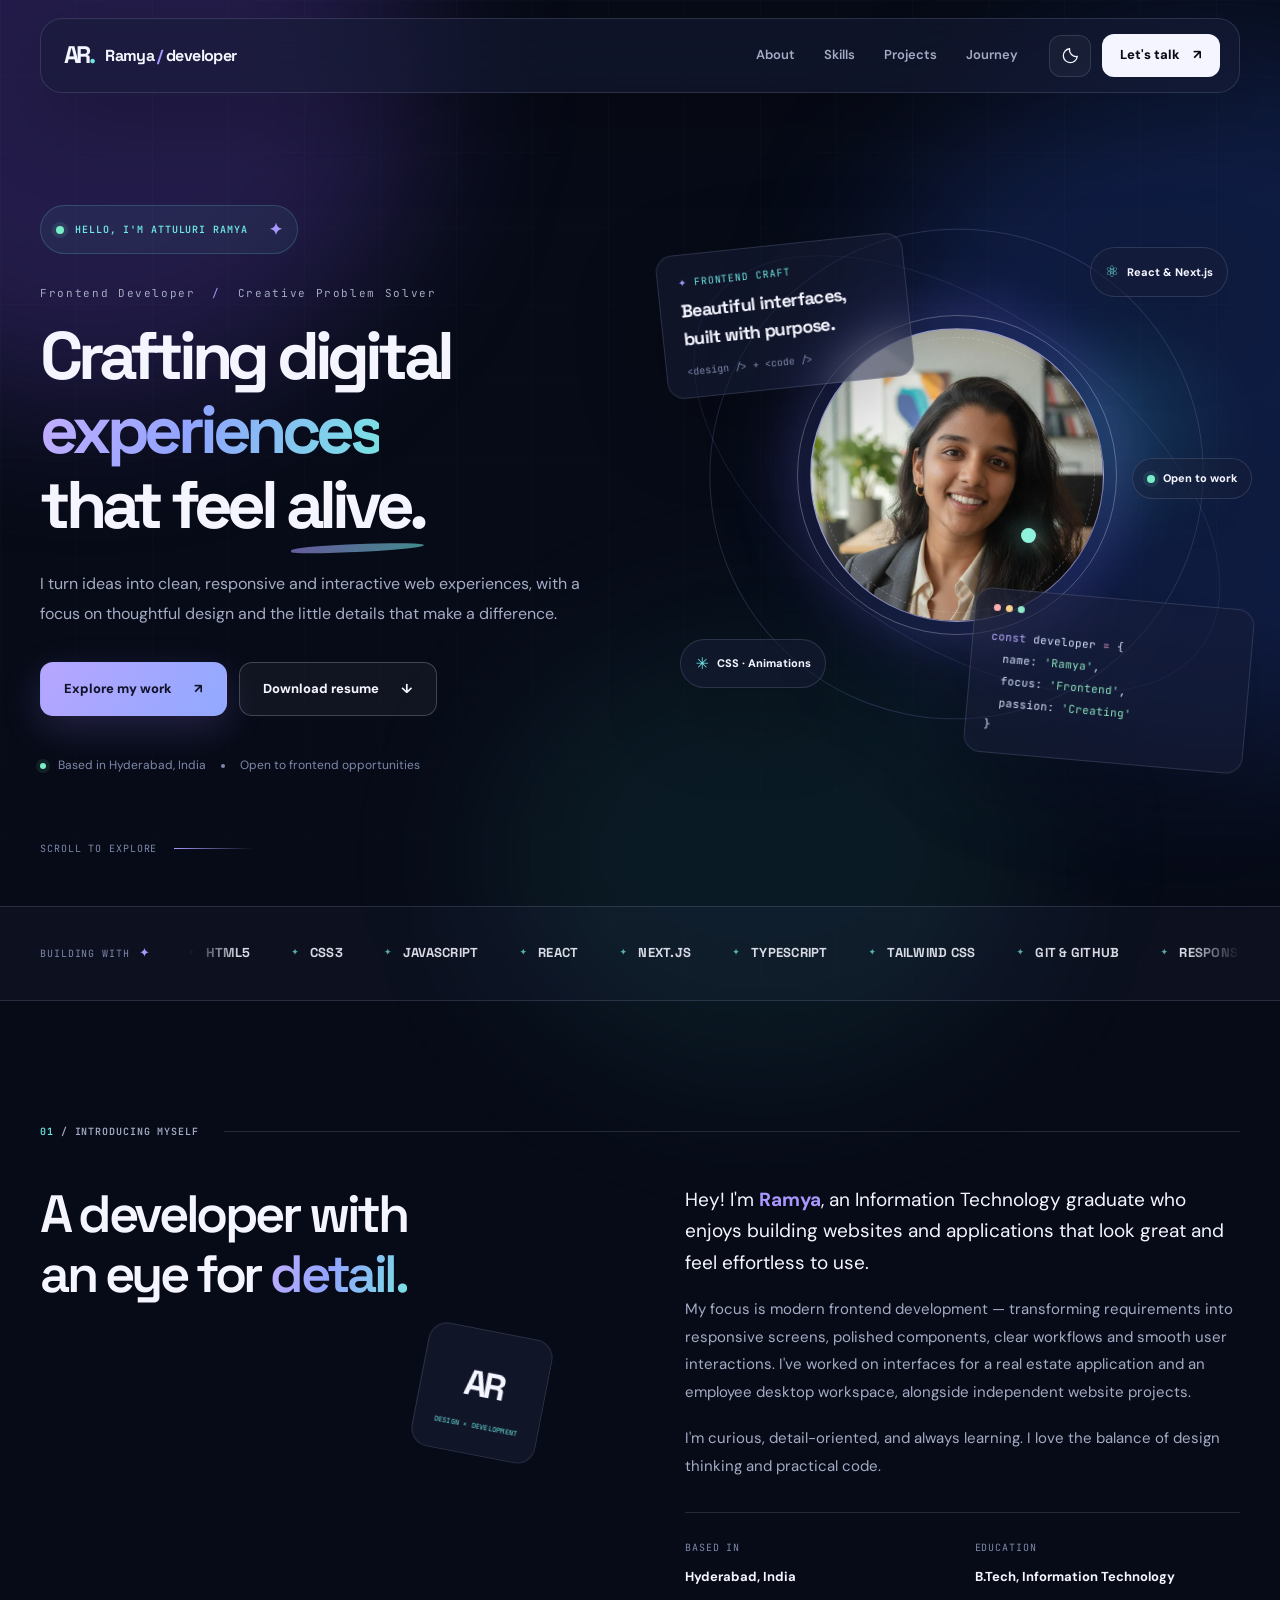
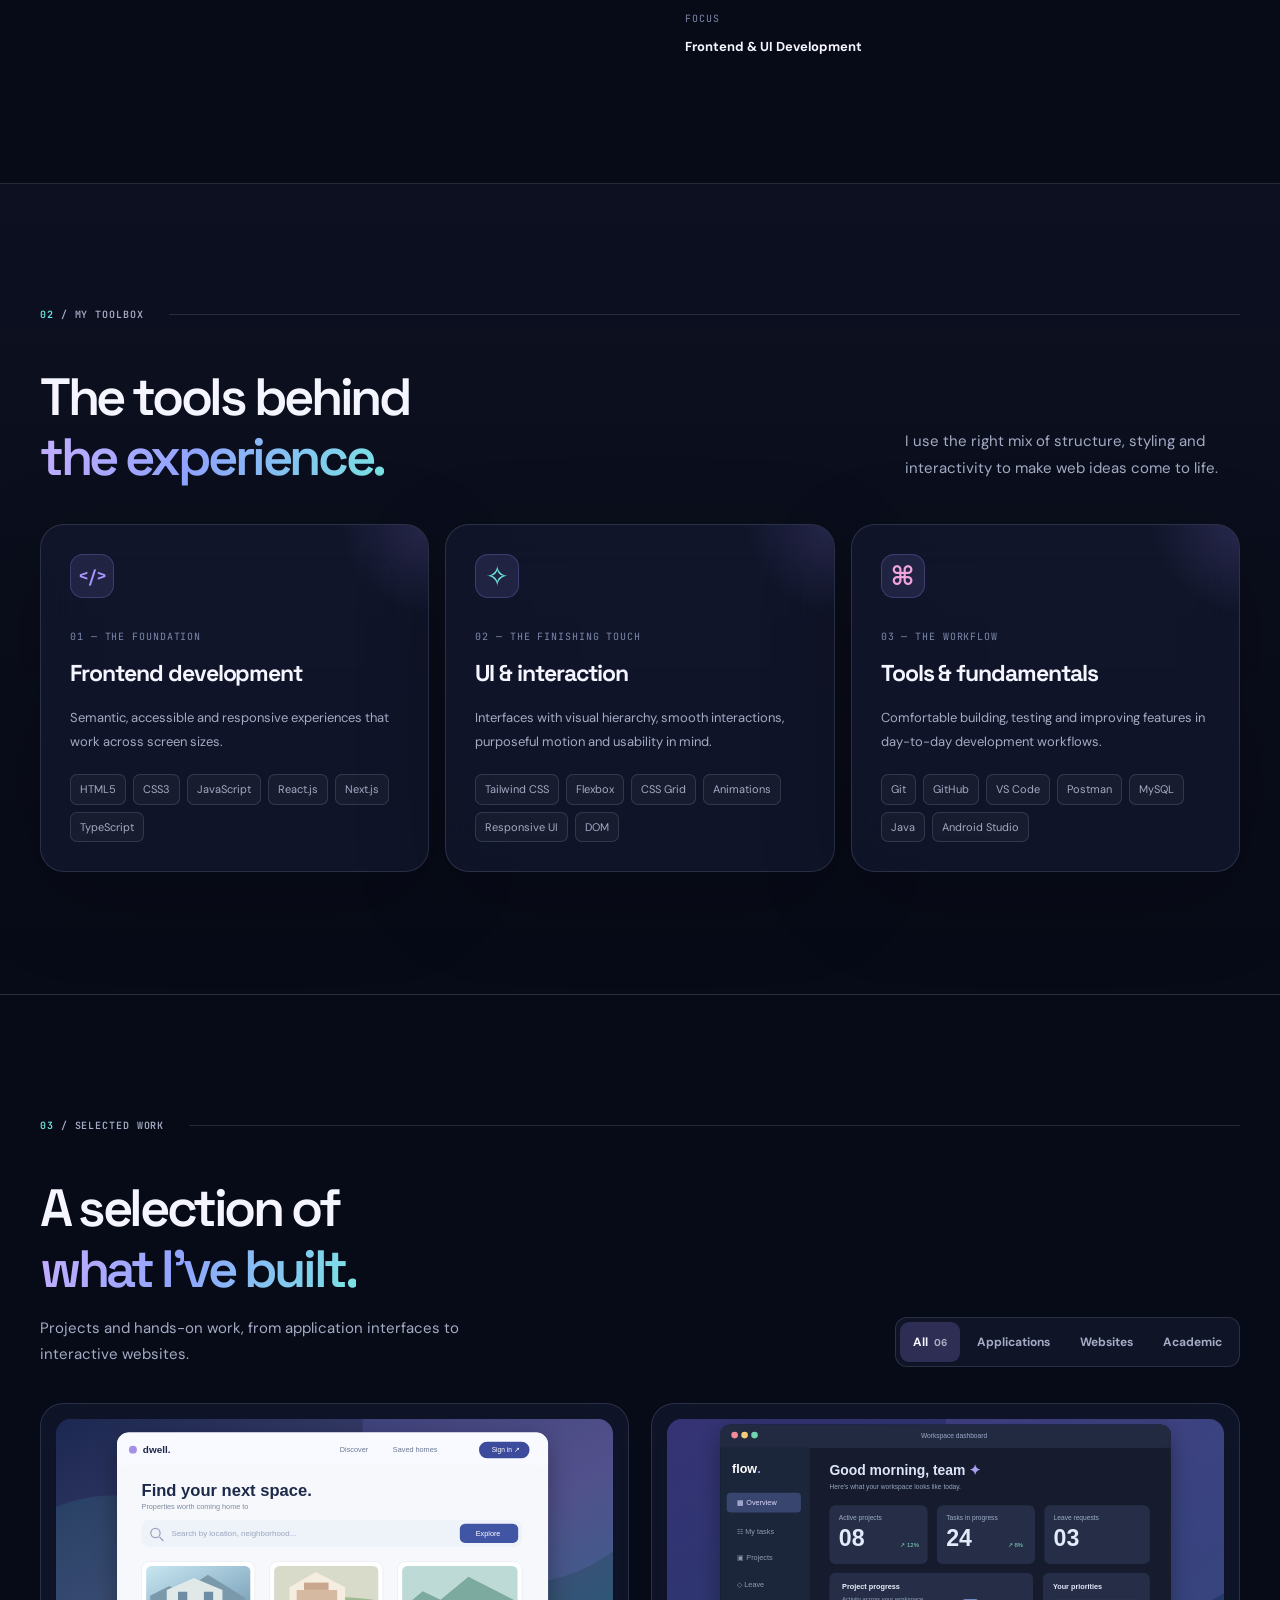
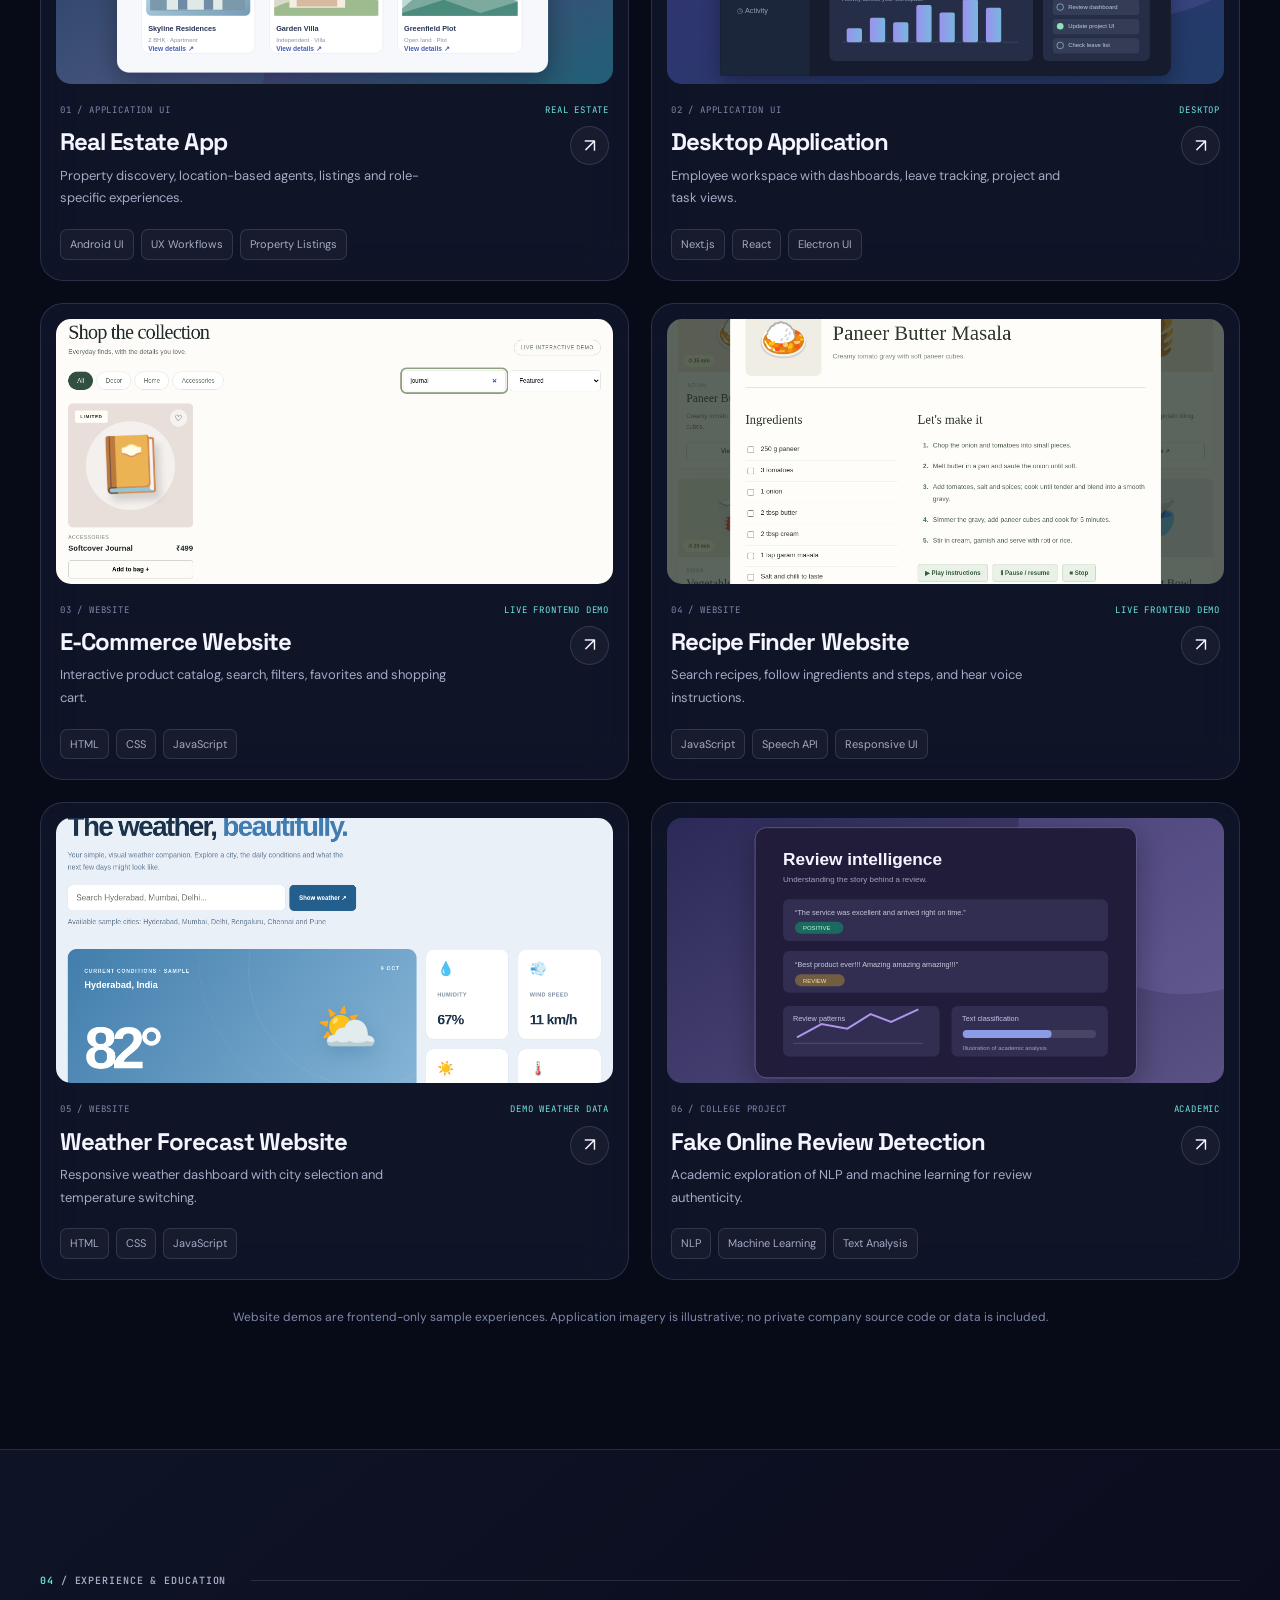
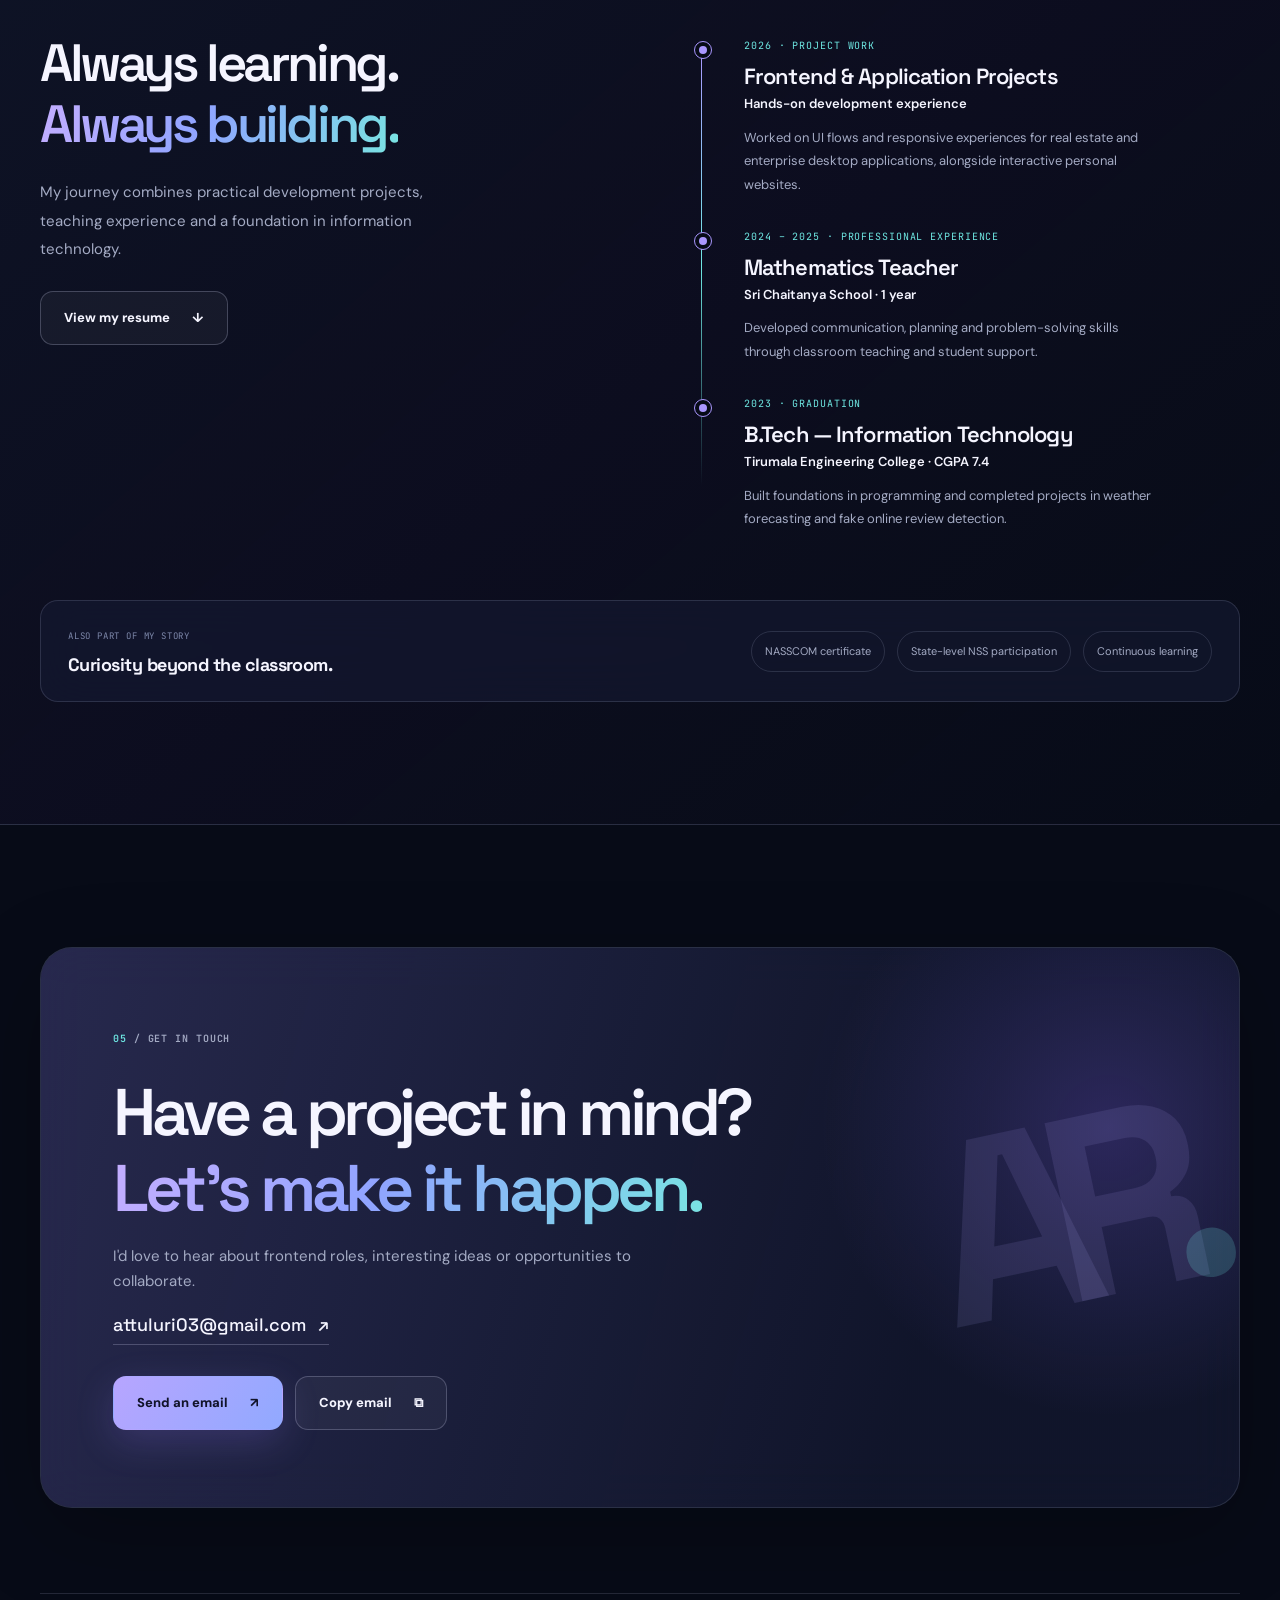
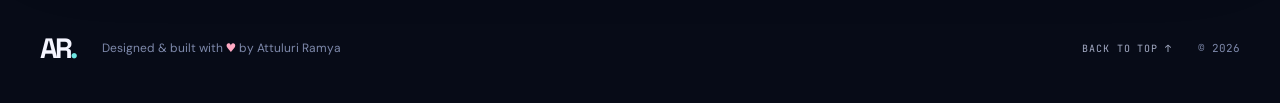
<file: index.html>
<!DOCTYPE html>
<html lang="en" data-theme="dark">
<head>
  <meta charset="UTF-8">
  <meta name="viewport" content="width=device-width, initial-scale=1.0">
  <meta name="theme-color" content="#080c1c">
  <meta name="description" content="Attuluri Ramya — Frontend Developer in Hyderabad. Explore modern web interfaces, responsive websites, and thoughtful digital experiences.">
  <meta property="og:type" content="website">
  <meta property="og:title" content="Attuluri Ramya | Frontend Developer">
  <meta property="og:description" content="Frontend developer portfolio. Explore real estate and desktop application interfaces, e-commerce, recipe, and weather websites.">
  <title>Attuluri Ramya — Frontend Developer</title>
  <link rel="icon" href="assets/img/favicon.svg" type="image/svg+xml">
  <link rel="stylesheet" href="assets/css/style.css">
  <script src="assets/js/script.js" defer></script>
</head>
<body>
  <a class="skip-link" href="#main">Skip to content</a>
  <div id="scroll-progress" aria-hidden="true"></div>
  <div class="background-effects" aria-hidden="true"><div class="ambient ambient-a"></div><div class="ambient ambient-b"></div><div class="ambient ambient-c"></div><div class="grid-overlay"></div></div>

  <header class="site-header" id="top">
    <div class="container header-wrap glass">
      <a class="logo" href="#top" aria-label="Attuluri Ramya, back to top"><span class="logo-symbol">AR<span>.</span></span><span class="logo-label">Ramya<span class="logo-slash">/</span>developer</span></a>
      <nav class="desktop-nav" aria-label="Main navigation">
        <a href="#about">About</a><a href="#skills">Skills</a><a href="#projects">Projects</a><a href="#journey">Journey</a>
      </nav>
      <div class="nav-actions">
        <button type="button" id="theme-toggle" class="icon-button" aria-label="Switch to light theme" title="Toggle theme"><svg class="icon moon-icon" viewBox="0 0 24 24" fill="none" stroke="currentColor" stroke-width="1.7"><path d="M20.5 13.3A8.8 8.8 0 0 1 10.7 3.5 8.8 8.8 0 1 0 20.5 13.3Z"/></svg><svg class="icon sun-icon" viewBox="0 0 24 24" fill="none" stroke="currentColor" stroke-width="1.7"><circle cx="12" cy="12" r="4"/><path d="M12 2v2m0 16v2M4.93 4.93l1.42 1.42m11.3 11.3 1.42 1.42M2 12h2m16 0h2M4.93 19.07l1.42-1.42M17.65 6.35l1.42-1.42"/></svg></button>
        <a class="nav-hire" href="#contact">Let's talk <span aria-hidden="true">↗</span></a>
        <button class="icon-button menu-toggle" type="button" id="menu-toggle" aria-controls="mobile-nav" aria-expanded="false" aria-label="Open menu"><span></span><span></span><span></span></button>
      </div>
    </div>
    <nav id="mobile-nav" class="mobile-nav glass" aria-label="Mobile navigation" hidden><a href="#about">About</a><a href="#skills">Skills</a><a href="#projects">Projects</a><a href="#journey">Journey</a><a href="#contact">Contact</a></nav>
  </header>

  <main id="main">
    <section class="hero container section" aria-labelledby="hero-title">
      <div class="hero-text">
        <div class="intro-line animate-in"><span class="status-dot"></span><span>HELLO, I'M ATTULURI RAMYA</span><span class="intro-star" aria-hidden="true">✦</span></div>
        <p class="hero-eyebrow animate-in delay-1">Frontend Developer <span class="eyebrow-divider">/</span> Creative Problem Solver</p>
        <h1 class="hero-title animate-in delay-2" id="hero-title">Crafting digital<br><span class="gradient-text">experiences</span><br>that feel <em>alive.</em></h1>
        <p class="hero-lede animate-in delay-3">I turn ideas into clean, responsive and interactive web experiences, with a focus on thoughtful design and the little details that make a difference.</p>
        <div class="hero-actions animate-in delay-4"><a class="btn btn-primary magnetic" href="#projects">Explore my work <span aria-hidden="true">↗</span></a><a class="btn btn-secondary" href="Ramya_Resume.pdf" target="_blank" rel="noopener" download>Download resume <span aria-hidden="true">↓</span></a></div>
        <div class="hero-foot animate-in delay-4"><span class="tiny-pulse"></span><span>Based in Hyderabad, India</span><span class="hero-foot-rule"></span><span>Open to frontend opportunities</span></div>
      </div>
      <div class="hero-visual animate-in delay-3" aria-label="Portrait of Ramya with floating frontend development cards">
        <div class="orb orb-1"></div><div class="orb orb-2"></div><div class="orbit orbit-one"></div><div class="orbit orbit-two"></div>
        <div class="avatar-halo"><div class="avatar-disc"><img class="avatar-photo" src="assets/img/ramya-portrait.webp" alt="Portrait of Attuluri Ramya" width="768" height="1344" decoding="async" fetchpriority="high"><span class="avatar-dot" aria-hidden="true"></span></div></div>
        <div class="glass float-card card-intro"><span class="floating-card-caption"><span class="tiny-spark">✦</span> FRONTEND CRAFT</span><strong>Beautiful interfaces,<br>built with purpose.</strong><span class="code-bracket">&lt;design /&gt; + &lt;code /&gt;</span></div>
        <div class="glass float-card card-code"><div class="window-dots"><i></i><i></i><i></i></div><div class="code-lines"><div><span class="syntax-purple">const</span> developer <span class="syntax-pink">=</span> {</div><div class="indent">name: <span class="syntax-mint">'Ramya'</span>,</div><div class="indent">focus: <span class="syntax-mint">'Frontend'</span>,</div><div class="indent">passion: <span class="syntax-mint">'Creating'</span></div><div>}</div></div></div>
        <div class="glass float-chip chip-react"><span class="chip-emoji">⚛</span> React & Next.js</div><div class="glass float-chip chip-creative"><span>✳</span> CSS · Animations</div><div class="glass float-chip chip-available"><span class="status-dot"></span> Open to work</div>
      </div>
      <a class="scroll-cue" href="#about"><span>SCROLL TO EXPLORE</span><span class="scroll-cue-line" aria-hidden="true"></span></a>
    </section>

    <section class="stack-strip" aria-label="My frontend skills, scrolling continuously">
      <div class="container stack-inner">
        <span class="stack-heading">BUILDING WITH <span class="stack-heading-icon" aria-hidden="true">✦</span></span>
        <div class="stack-marquee" aria-label="HTML5, CSS3, JAVASCRIPT, REACT, NEXT.JS, TYPESCRIPT, TAILWIND CSS, GIT & GITHUB, RESPONSIVE UI">
          <div class="stack-tags">
            <div class="stack-group"><span>HTML5</span><span>CSS3</span><span>JAVASCRIPT</span><span>REACT</span><span>NEXT.JS</span><span>TYPESCRIPT</span><span>TAILWIND CSS</span><span>GIT & GITHUB</span><span>RESPONSIVE UI</span></div>
            <div class="stack-group" aria-hidden="true"><span>HTML5</span><span>CSS3</span><span>JAVASCRIPT</span><span>REACT</span><span>NEXT.JS</span><span>TYPESCRIPT</span><span>TAILWIND CSS</span><span>GIT & GITHUB</span><span>RESPONSIVE UI</span></div>
          </div>
        </div>
      </div>
    </section>

    <section id="about" class="section about-section container" aria-labelledby="about-title">
      <div class="section-top reveal"><span class="kicker"><span>01</span> / INTRODUCING MYSELF</span><span class="line-to-right"></span></div>
      <div class="about-grid"><div class="about-head reveal"><h2 class="display-title" id="about-title">A developer with<br>an eye for <span class="gradient-text">detail.</span></h2><div class="about-stamp glass"><span>AR</span><small>DESIGN × DEVELOPMENT</small></div></div>
      <div class="about-copy reveal"><p class="about-lead">Hey! I'm <strong>Ramya</strong>, an Information Technology graduate who enjoys building websites and applications that look great and feel effortless to use.</p><p>My focus is modern frontend development — transforming requirements into responsive screens, polished components, clear workflows and smooth user interactions. I've worked on interfaces for a real estate application and an employee desktop workspace, alongside independent website projects.</p><p>I'm curious, detail-oriented, and always learning. I love the balance of design thinking and practical code.</p><div class="about-info"><div><span>BASED IN</span><strong>Hyderabad, India</strong></div><div><span>EDUCATION</span><strong>B.Tech, Information Technology</strong></div><div><span>FOCUS</span><strong>Frontend & UI Development</strong></div></div></div></div>
    </section>

    <section id="skills" class="section skills-section" aria-labelledby="skills-title"><div class="container"><div class="section-top reveal"><span class="kicker"><span>02</span> / MY TOOLBOX</span><span class="line-to-right"></span></div><div class="section-heading-row reveal"><div><h2 class="display-title" id="skills-title">The tools behind<br><span class="gradient-text">the experience.</span></h2></div><p>I use the right mix of structure, styling and interactivity to make web ideas come to life.</p></div>
      <div class="skills-grid">
        <article class="glass skill-card reveal"><div class="skill-card-icon">&lt;/&gt;</div><div class="skill-card-head"><span>01 — THE FOUNDATION</span><h3>Frontend development</h3></div><p>Semantic, accessible and responsive experiences that work across screen sizes.</p><div class="pill-list"><span>HTML5</span><span>CSS3</span><span>JavaScript</span><span>React.js</span><span>Next.js</span><span>TypeScript</span></div></article>
        <article class="glass skill-card reveal"><div class="skill-card-icon icon-spark">✧</div><div class="skill-card-head"><span>02 — THE FINISHING TOUCH</span><h3>UI & interaction</h3></div><p>Interfaces with visual hierarchy, smooth interactions, purposeful motion and usability in mind.</p><div class="pill-list"><span>Tailwind CSS</span><span>Flexbox</span><span>CSS Grid</span><span>Animations</span><span>Responsive UI</span><span>DOM</span></div></article>
        <article class="glass skill-card reveal"><div class="skill-card-icon icon-tool">⌘</div><div class="skill-card-head"><span>03 — THE WORKFLOW</span><h3>Tools & fundamentals</h3></div><p>Comfortable building, testing and improving features in day-to-day development workflows.</p><div class="pill-list"><span>Git</span><span>GitHub</span><span>VS Code</span><span>Postman</span><span>MySQL</span><span>Java</span><span>Android Studio</span></div></article>
      </div></div></section>

    <section id="projects" class="section projects-section container" aria-labelledby="projects-title"><div class="section-top reveal"><span class="kicker"><span>03</span> / SELECTED WORK</span><span class="line-to-right"></span></div><div class="section-heading-row projects-heading reveal"><div><h2 class="display-title" id="projects-title">A selection of<br><span class="gradient-text">what I've built.</span></h2><p>Projects and hands-on work, from application interfaces to interactive websites.</p></div><div class="project-filters" role="group" aria-label="Filter projects"><button class="filter-button is-active" type="button" data-filter="all" aria-pressed="true">All <span>06</span></button><button class="filter-button" type="button" data-filter="apps" aria-pressed="false">Applications</button><button class="filter-button" type="button" data-filter="web" aria-pressed="false">Websites</button><button class="filter-button" type="button" data-filter="academic" aria-pressed="false">Academic</button></div></div>
      <div class="project-grid" id="project-grid">
        <article class="glass project-card project-feature reveal" data-category="apps" data-project="realestate"><button class="project-preview" type="button" data-open="realestate" aria-label="View Real Estate App details"><img src="assets/img/realestate.svg" alt="Illustrated preview of a real estate property listing app"><span class="preview-visit" aria-hidden="true">↗</span></button><div class="project-meta"><span>01 / APPLICATION UI</span><span>REAL ESTATE</span></div><div class="project-bottom"><div><h3>Real Estate App</h3><p>Property discovery, location-based agents, listings and role-specific experiences.</p></div><button class="project-arrow" type="button" data-open="realestate" aria-label="Read about Real Estate App">↗</button></div><div class="project-tags"><span>Android UI</span><span>UX Workflows</span><span>Property Listings</span></div></article>
        <article class="glass project-card reveal" data-category="apps" data-project="desktop"><button class="project-preview" type="button" data-open="desktop" aria-label="View Desktop Application details"><img src="assets/img/desktop.svg" alt="Illustrated preview of an employee desktop application"><span class="preview-visit" aria-hidden="true">↗</span></button><div class="project-meta"><span>02 / APPLICATION UI</span><span>DESKTOP</span></div><div class="project-bottom"><div><h3>Desktop Application</h3><p>Employee workspace with dashboards, leave tracking, project and task views.</p></div><button class="project-arrow" type="button" data-open="desktop" aria-label="Read about Desktop Application">↗</button></div><div class="project-tags"><span>Next.js</span><span>React</span><span>Electron UI</span></div></article>
        <article class="glass project-card reveal" data-category="web" data-project="ecommerce"><a class="project-preview" href="demos/ecommerce.html" target="_blank" rel="noopener" aria-label="Open E-Commerce Website demo"><img src="assets/img/ecommerce.png" alt="Screenshot of the e-commerce website demo"><span class="preview-visit" aria-hidden="true">↗</span></a><div class="project-meta"><span>03 / WEBSITE</span><span>LIVE FRONTEND DEMO</span></div><div class="project-bottom"><div><h3>E-Commerce Website</h3><p>Interactive product catalog, search, filters, favorites and shopping cart.</p></div><a class="project-arrow" href="demos/ecommerce.html" target="_blank" rel="noopener" aria-label="Open E-Commerce Website demo">↗</a></div><div class="project-tags"><span>HTML</span><span>CSS</span><span>JavaScript</span></div></article>
        <article class="glass project-card reveal" data-category="web" data-project="recipes"><a class="project-preview" href="demos/recipe-finder.html" target="_blank" rel="noopener" aria-label="Open Recipe Finder Website demo"><img src="assets/img/recipe.png" alt="Screenshot of the recipe finder website demo"><span class="preview-visit" aria-hidden="true">↗</span></a><div class="project-meta"><span>04 / WEBSITE</span><span>LIVE FRONTEND DEMO</span></div><div class="project-bottom"><div><h3>Recipe Finder Website</h3><p>Search recipes, follow ingredients and steps, and hear voice instructions.</p></div><a class="project-arrow" href="demos/recipe-finder.html" target="_blank" rel="noopener" aria-label="Open Recipe Finder Website demo">↗</a></div><div class="project-tags"><span>JavaScript</span><span>Speech API</span><span>Responsive UI</span></div></article>
        <article class="glass project-card reveal" data-category="web" data-project="weather"><a class="project-preview" href="demos/weather.html" target="_blank" rel="noopener" aria-label="Open Weather Dashboard demo"><img src="assets/img/weather.png" alt="Screenshot of the weather dashboard demo"><span class="preview-visit" aria-hidden="true">↗</span></a><div class="project-meta"><span>05 / WEBSITE</span><span>DEMO WEATHER DATA</span></div><div class="project-bottom"><div><h3>Weather Forecast Website</h3><p>Responsive weather dashboard with city selection and temperature switching.</p></div><a class="project-arrow" href="demos/weather.html" target="_blank" rel="noopener" aria-label="Open Weather Dashboard demo">↗</a></div><div class="project-tags"><span>HTML</span><span>CSS</span><span>JavaScript</span></div></article>
        <article class="glass project-card reveal" data-category="academic" data-project="reviews"><button class="project-preview" type="button" data-open="reviews" aria-label="View Fake Online Review Detection details"><img src="assets/img/reviews.svg" alt="Illustrated preview of review sentiment classification"><span class="preview-visit" aria-hidden="true">↗</span></button><div class="project-meta"><span>06 / COLLEGE PROJECT</span><span>ACADEMIC</span></div><div class="project-bottom"><div><h3>Fake Online Review Detection</h3><p>Academic exploration of NLP and machine learning for review authenticity.</p></div><button class="project-arrow" type="button" data-open="reviews" aria-label="Read about Fake Online Review Detection">↗</button></div><div class="project-tags"><span>NLP</span><span>Machine Learning</span><span>Text Analysis</span></div></article>
      </div><p class="project-footnote reveal">Website demos are frontend-only sample experiences. Application imagery is illustrative; no private company source code or data is included.</p>
    </section>

    <section id="journey" class="section journey-section" aria-labelledby="journey-title"><div class="container"><div class="section-top reveal"><span class="kicker"><span>04</span> / EXPERIENCE & EDUCATION</span><span class="line-to-right"></span></div><div class="journey-grid"><div class="journey-heading reveal"><h2 class="display-title" id="journey-title">Always learning.<br><span class="gradient-text">Always building.</span></h2><p>My journey combines practical development projects, teaching experience and a foundation in information technology.</p><a class="btn btn-secondary" href="Ramya_Resume.pdf" download>View my resume <span aria-hidden="true">↓</span></a></div><div class="journey-timeline"><article class="journey-item reveal"><div class="timeline-line"><span></span></div><div class="journey-date">2026 · PROJECT WORK</div><h3>Frontend & Application Projects</h3><p class="journey-subtitle">Hands-on development experience</p><p>Worked on UI flows and responsive experiences for real estate and enterprise desktop applications, alongside interactive personal websites.</p></article><article class="journey-item reveal"><div class="timeline-line"><span></span></div><div class="journey-date">2024 – 2025 · PROFESSIONAL EXPERIENCE</div><h3>Mathematics Teacher</h3><p class="journey-subtitle">Sri Chaitanya School · 1 year</p><p>Developed communication, planning and problem-solving skills through classroom teaching and student support.</p></article><article class="journey-item reveal"><div class="timeline-line"><span></span></div><div class="journey-date">2023 · GRADUATION</div><h3>B.Tech — Information Technology</h3><p class="journey-subtitle">Tirumala Engineering College · CGPA 7.4</p><p>Built foundations in programming and completed projects in weather forecasting and fake online review detection.</p></article></div></div>
      <div class="education-bar glass reveal"><div><span class="education-bar-label">ALSO PART OF MY STORY</span><h3>Curiosity beyond the classroom.</h3></div><div class="education-chip">NASSCOM certificate</div><div class="education-chip">State-level NSS participation</div><div class="education-chip">Continuous learning</div></div>
    </div></section>

    <section id="contact" class="section contact-section container" aria-labelledby="contact-title"><div class="contact-panel glass reveal"><div class="contact-glow" aria-hidden="true"></div><div class="contact-content"><span class="kicker"><span>05</span> / GET IN TOUCH</span><h2 class="contact-title" id="contact-title">Have a project in mind?<br><span class="gradient-text">Let's make it happen.</span></h2><p>I'd love to hear about frontend roles, interesting ideas or opportunities to collaborate.</p><a class="contact-mail" href="mailto:attuluri03@gmail.com">attuluri03@gmail.com <span aria-hidden="true">↗</span></a><div class="contact-buttons"><a class="btn btn-primary" href="mailto:attuluri03@gmail.com?subject=Hello%20Ramya%20%E2%80%94%20Portfolio%20Inquiry">Send an email <span aria-hidden="true">↗</span></a><button class="btn btn-secondary" id="copy-email" type="button">Copy email <span aria-hidden="true">⧉</span></button></div></div><div class="contact-mark" aria-hidden="true">AR<span>.</span></div></div></section>
  </main>
  <footer class="footer container"><a class="footer-logo" href="#top">AR<span>.</span></a><p>Designed & built with <span>♥</span> by Attuluri Ramya</p><a class="back-top" href="#top">BACK TO TOP ↑</a><span class="footer-copyright">© <span id="year">2026</span></span></footer>
  <div id="toast" class="toast" role="status" aria-live="polite"></div>
  <dialog id="project-dialog" class="project-dialog" aria-labelledby="dialog-title" aria-describedby="dialog-summary"><div class="dialog-inner"><button id="dialog-close" class="dialog-close" type="button" aria-label="Close project details">×</button><div class="dialog-kicker" id="dialog-kicker"></div><h2 id="dialog-title"></h2><p class="dialog-summary" id="dialog-summary"></p><div class="dialog-body"><h3>Project highlights</h3><ul id="dialog-highlights"></ul></div><div class="dialog-tags" id="dialog-tags"></div><p class="dialog-note" id="dialog-note"></p></div></dialog>
</body>
</html>
</file>
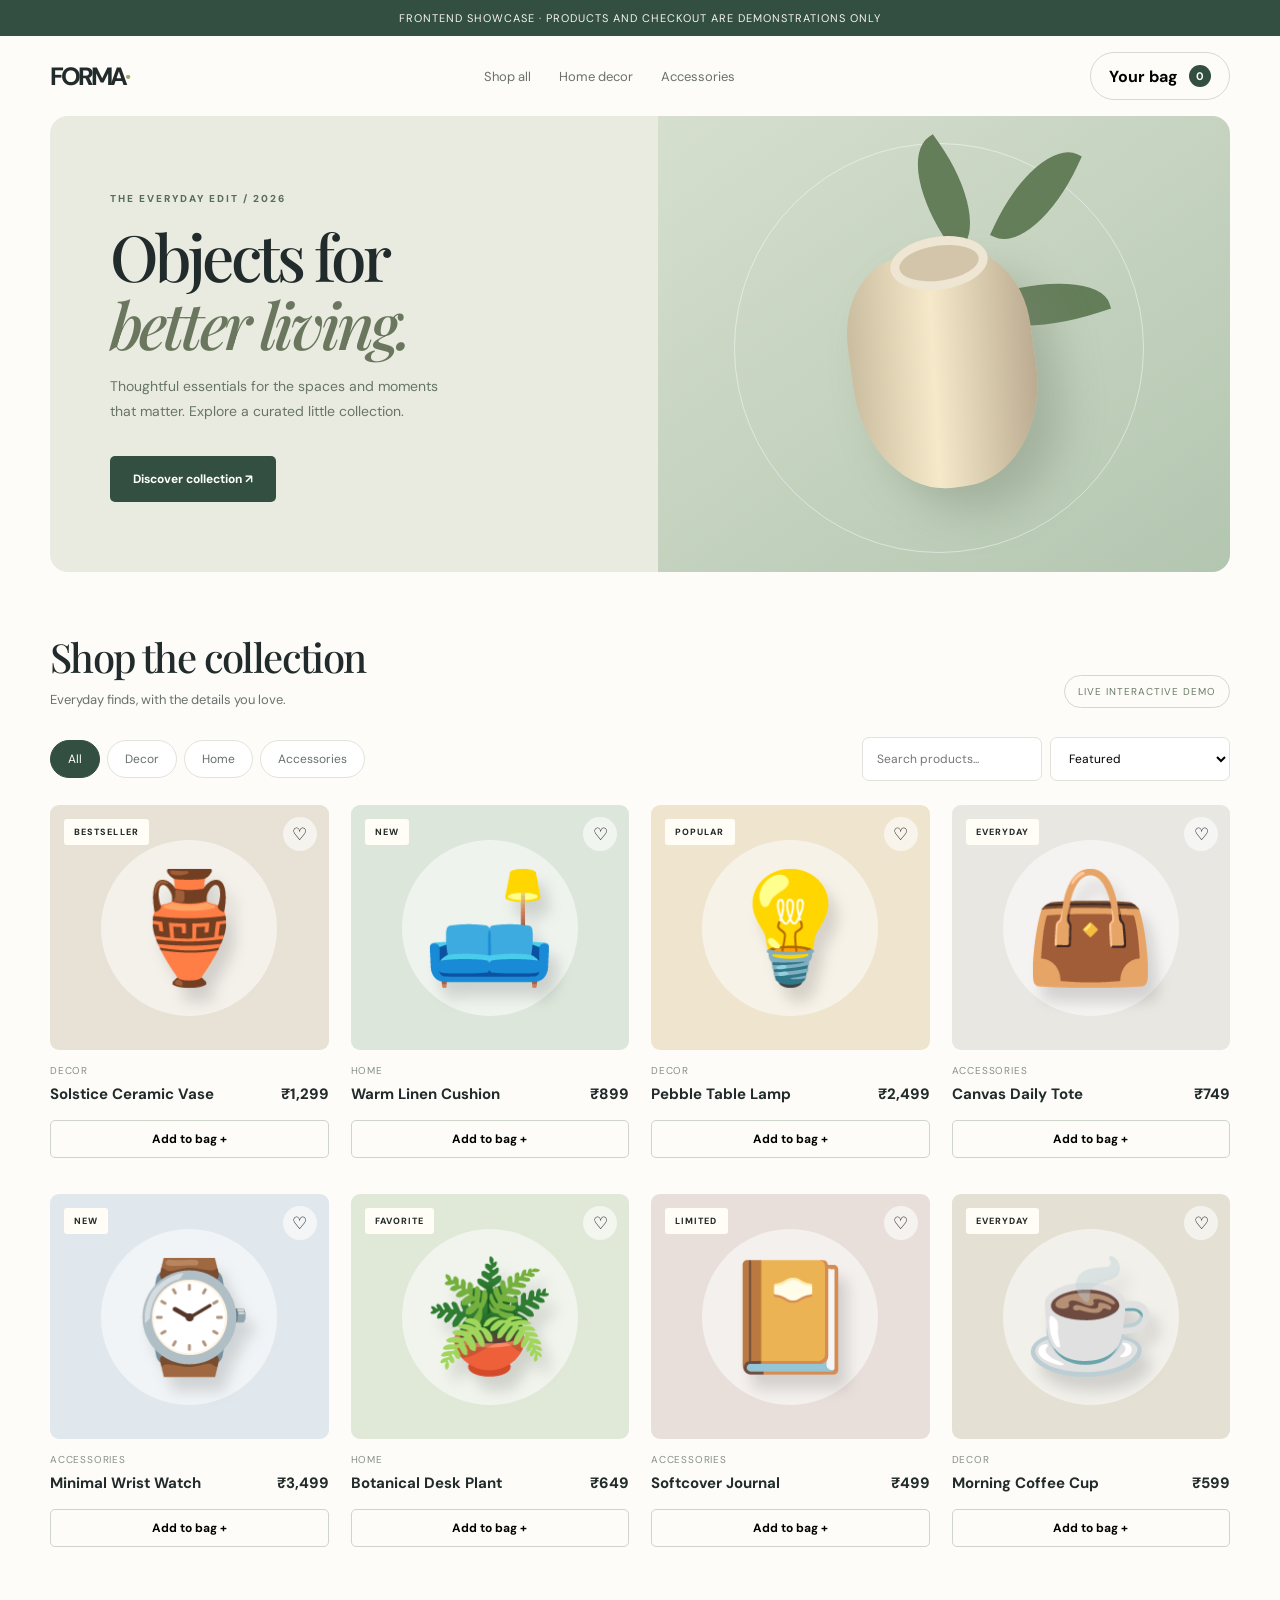
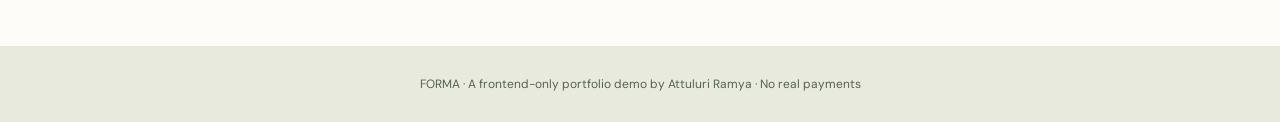
<file: demos/ecommerce.html>
<!doctype html><html lang="en"><head><meta charset="utf-8"><meta name="viewport" content="width=device-width, initial-scale=1"><title>FORMA — Lifestyle Goods · Frontend Demo</title><meta name="description" content="A frontend-only demo shop with filters, search and local cart"><style>
@import url('https://fonts.googleapis.com/css2?family=DM+Sans:wght@400;500;600;700;800&family=Playfair+Display:ital,wght@0,500;0,600;1,500&display=swap');
:root{--ink:#222b2b;--muted:#69716e;--beige:#f8f5ef;--olive:#334f42;--line:#e6e5de}*{box-sizing:border-box}html{scroll-behavior:smooth}body{margin:0;background:#fdfcf8;color:var(--ink);font-family:'DM Sans',Arial,sans-serif}button,input,select{font:inherit}button{cursor:pointer}a{color:inherit;text-decoration:none}button:focus-visible,input:focus-visible,select:focus-visible,a:focus-visible{outline:3px solid #8d9f82;outline-offset:2px}.announcement{background:var(--olive);color:#f6f5ed;text-align:center;font-size:11px;letter-spacing:.09em;padding:11px}.wrap{width:min(1180px,calc(100% - 48px));margin:auto}.nav{display:flex;justify-content:space-between;align-items:center;height:80px;gap:20px}.logo{font-size:25px;font-weight:800;letter-spacing:-.12em}.logo i{font-style:normal;color:#a8a36d}.nav-links{display:flex;gap:28px;color:#6a7169;font-size:13px}.round-btn{border:1px solid #d7dacf;border-radius:40px;background:transparent;padding:12px 18px;display:flex;align-items:center;gap:11px;font-weight:700}.cart-count{display:inline-grid;place-items:center;width:22px;height:22px;background:var(--olive);color:white;border-radius:50%;font-size:11px}.hero{display:grid;grid-template-columns:1.03fr .97fr;min-height:420px;background:#e9ebe0;border-radius:18px;overflow:hidden;position:relative}.hero-copy{padding:70px 60px;position:relative;z-index:2}.kicker{letter-spacing:.2em;text-transform:uppercase;font-size:10px;font-weight:800;color:#576d59}.hero h1{font-family:'Playfair Display',Georgia,serif;font-size:clamp(49px,5vw,82px);letter-spacing:-.06em;line-height:1.07;font-weight:500;margin:15px 0}.hero h1 em{color:#6a775e}.hero p{line-height:1.8;color:#677568;max-width:330px;font-size:14px}.dark-btn{background:#334f42;border:0;border-radius:5px;color:#fff;padding:15px 23px;margin-top:18px;font-weight:700;font-size:12px}.hero-visual{position:relative;overflow:hidden;background:linear-gradient(145deg,#d6dfce,#b3c6b0)}.hero-ring{width:410px;height:410px;border:1px solid #ffffff75;border-radius:50%;position:absolute;right:15%;top:6%}.vase{position:absolute;width:184px;height:235px;background:linear-gradient(95deg,#c7b99b,#f6e9ca 45%,#b6a68c);border-radius:35% 35% 47% 47%;left:34%;top:30%;transform:rotate(-8deg);box-shadow:22px 26px 40px #7a867263}.vase:before{content:'';position:absolute;width:80px;height:35px;border-radius:50%;background:#d3c5a9;top:-16px;left:53px;border:9px solid #eee5d3}.leaf{position:absolute;background:#657e5a;border-radius:90% 0 90% 0;transform-origin:bottom left;width:50px;height:110px;left:52%;top:6%}.leaf.one{transform:rotate(-35deg)}.leaf.two{transform:rotate(25deg);top:2%;left:58%}.leaf.three{transform:rotate(72deg);left:55%;top:12%;height:130px}.section-top{padding:58px 0 24px;display:flex;justify-content:space-between;align-items:end;gap:20px}.section-top h2{font-family:'Playfair Display',Georgia,serif;font-size:40px;font-weight:500;letter-spacing:-.04em;margin:0 0 8px}.section-top p{margin:0;font-size:13px;color:var(--muted)}.demo-pill{font-size:10px;letter-spacing:.1em;border:1px solid #d2d9cc;padding:9px 13px;border-radius:20px;color:#697b65}.tools{display:flex;align-items:center;justify-content:space-between;flex-wrap:wrap;gap:14px;margin:5px 0 24px}.categories{display:flex;gap:7px;flex-wrap:wrap}.cat{background:white;border:1px solid #e2e3da;padding:10px 17px;border-radius:100px;font-size:12px;color:#66706a}.cat.active{background:var(--olive);color:white;border-color:var(--olive)}.tools-right{display:flex;gap:8px}.tools input,.tools select{border:1px solid #e1e2db;background:white;border-radius:7px;padding:12px 14px;font-size:12px;min-width:180px;max-width:100%}.products{display:grid;grid-template-columns:repeat(4,minmax(0,1fr));gap:22px}.product-card{min-width:0}.product-art{height:245px;border-radius:9px;display:grid;place-items:center;position:relative;overflow:hidden;background:var(--tone);isolation:isolate}.product-art:before{content:'';background:#fff8;width:176px;height:176px;border-radius:50%;position:absolute;z-index:-1}.product-icon{font-size:108px;filter:drop-shadow(9px 14px 7px #0002);transition:transform .25s}.product-card:hover .product-icon{transform:translateY(-7px) rotate(-5deg)}.product-label{position:absolute;top:14px;left:14px;background:#fffdf6;border-radius:3px;padding:7px 10px;font-size:9px;font-weight:800;letter-spacing:.12em}.wish{position:absolute;top:12px;right:12px;width:34px;height:34px;background:#fff9;border:0;border-radius:50%;font-size:17px}.wish.active{color:#c25363}.product-info{padding:14px 0}.product-info p{color:#869087;text-transform:uppercase;font-size:10px;letter-spacing:.08em;margin:0}.product-row{display:flex;justify-content:space-between;gap:10px;align-items:center;margin:7px 0}.product-row strong{font-size:15px}.product-row span{font-size:15px;font-weight:800}.add-btn{margin-top:9px;width:100%;background:transparent;border:1px solid #cfd5cb;border-radius:5px;padding:10px;font-size:12px;font-weight:700}.add-btn:hover{background:var(--olive);color:#fff}.empty{grid-column:1/-1;padding:65px 0;text-align:center;color:var(--muted)}.footer{margin:85px 0 0;background:#e8eadd;padding:30px 0;display:flex;justify-content:center;gap:10px;font-size:12px;color:#556252}.overlay{position:fixed;inset:0;background:#141e1ab3;z-index:10;display:none}.overlay.open{display:block}.drawer{position:absolute;right:0;top:0;bottom:0;width:min(420px,100%);background:#fdfcf8;padding:30px;display:flex;flex-direction:column}.drawer-header{display:flex;align-items:center;justify-content:space-between}.drawer h2{font-family:'Playfair Display',serif;font-size:30px;font-weight:500}.close{border:1px solid #dce1d9;background:white;width:38px;height:38px;border-radius:50%;font-size:20px}.cart-items{flex:1;overflow:auto}.cart-item{display:flex;gap:15px;align-items:center;border-bottom:1px solid var(--line);padding:18px 0}.cart-icon{width:75px;height:75px;display:grid;place-items:center;background:#e9ecdf;border-radius:8px;font-size:38px;flex-shrink:0}.cart-info{flex:1}.cart-info strong{display:block;margin-bottom:8px}.cart-info small{color:#718172}.qty{display:flex;gap:9px;align-items:center;margin-top:10px}.qty button{background:white;border:1px solid var(--line);width:25px;height:25px;border-radius:4px}.remove{background:transparent;border:0;color:#9b5b51;font-size:11px;margin-left:auto}.drawer-bottom{border-top:1px solid var(--line);padding-top:22px}.total{display:flex;justify-content:space-between;align-items:center;margin-bottom:14px}.checkout{width:100%}.toast{position:fixed;bottom:22px;left:50%;transform:translateX(-50%);background:#233d2f;color:white;padding:14px 21px;border-radius:8px;font-size:12px;z-index:15;display:none;box-shadow:0 10px 25px #0003}.toast.visible{display:block}@media(max-width:980px){.products{grid-template-columns:repeat(3,1fr)}.hero-copy{padding:55px 40px}}@media(max-width:700px){.nav-links{display:none}.products{grid-template-columns:repeat(2,1fr);gap:13px}.hero{grid-template-columns:1fr}.hero-copy{padding:45px 27px}.hero-visual{height:230px}.hero h1{font-size:54px}.vase{top:8%;left:49%;transform:scale(.8) rotate(-8deg)}.leaf{top:-48%;left:63%}.section-top{padding-top:35px}.product-art{height:185px}.product-icon{font-size:75px}.tools-right{width:100%;flex-wrap:wrap}.tools-right input,.tools-right select{flex:1;min-width:125px}.section-top h2{font-size:32px}.product-row strong,.product-row span{font-size:13px}}
</style></head><body>
<div class="announcement">FRONTEND SHOWCASE · PRODUCTS AND CHECKOUT ARE DEMONSTRATIONS ONLY</div>
<header class="wrap nav"><a class="logo" href="#top">FORMA<i>·</i></a><nav class="nav-links"><a href="#products">Shop all</a><a href="#products" onclick="chooseCategory('Decor')">Home decor</a><a href="#products" onclick="chooseCategory('Accessories')">Accessories</a></nav><button class="round-btn" id="open-cart" aria-label="Open shopping cart">Your bag <span class="cart-count" id="cart-count">0</span></button></header>
<main class="wrap" id="top"><section class="hero"><div class="hero-copy"><span class="kicker">The everyday edit / 2026</span><h1>Objects for<br/><em>better living.</em></h1><p>Thoughtful essentials for the spaces and moments that matter. Explore a curated little collection.</p><a class="dark-btn" href="#products" style="display:inline-block">Discover collection ↗</a></div><div class="hero-visual"><div class="hero-ring"></div><div class="leaf one"></div><div class="leaf two"></div><div class="leaf three"></div><div class="vase"></div></div></section>
<div class="section-top" id="products"><div><h2>Shop the collection</h2><p>Everyday finds, with the details you love.</p></div><span class="demo-pill">LIVE INTERACTIVE DEMO</span></div><div class="tools"><div class="categories" id="categories" aria-label="Product categories"></div><div class="tools-right"><input id="search" type="search" aria-label="Search products" placeholder="Search products..."><select id="sort" aria-label="Sort products"><option value="featured">Featured</option><option value="low">Price: low to high</option><option value="high">Price: high to low</option><option value="name">Name: A–Z</option></select></div></div><div id="products-grid" class="products"></div></main>
<footer class="footer">FORMA · A frontend-only portfolio demo by Attuluri Ramya · No real payments</footer>
<div class="overlay" id="overlay" role="presentation"><aside class="drawer" role="dialog" aria-modal="true" aria-label="Your bag"><div class="drawer-header"><h2>Your bag</h2><button class="close" id="close-cart" aria-label="Close shopping cart">×</button></div><div class="cart-items" id="cart-items"></div><div class="drawer-bottom"><div class="total"><span>Subtotal</span><strong id="cart-total">₹0</strong></div><small style="color:#788277">Prices are fictional. No payment is collected.</small><button class="dark-btn checkout" id="checkout">Demo checkout ↗</button></div></aside></div><div class="toast" id="toast" role="status"></div>
<script>
const products=[{id:1,name:'Solstice Ceramic Vase',category:'Decor',price:1299,icon:'🏺',tone:'#e8e1d5',label:'BESTSELLER'},{id:2,name:'Warm Linen Cushion',category:'Home',price:899,icon:'🛋️',tone:'#dce6db',label:'NEW'},{id:3,name:'Pebble Table Lamp',category:'Decor',price:2499,icon:'💡',tone:'#efe5cf',label:'POPULAR'},{id:4,name:'Canvas Daily Tote',category:'Accessories',price:749,icon:'👜',tone:'#e8e7e2',label:'EVERYDAY'},{id:5,name:'Minimal Wrist Watch',category:'Accessories',price:3499,icon:'⌚',tone:'#e1e8ed',label:'NEW'},{id:6,name:'Botanical Desk Plant',category:'Home',price:649,icon:'🪴',tone:'#e0e9d8',label:'FAVORITE'},{id:7,name:'Softcover Journal',category:'Accessories',price:499,icon:'📔',tone:'#e8dfda',label:'LIMITED'},{id:8,name:'Morning Coffee Cup',category:'Decor',price:599,icon:'☕',tone:'#e5e0d4',label:'EVERYDAY'}];
const money=n=>'₹'+n.toLocaleString('en-IN');const safeLoad=(key,fallback)=>{try{return JSON.parse(localStorage.getItem(key))||fallback}catch{return fallback}};const safeSave=(key,value)=>{try{localStorage.setItem(key,JSON.stringify(value))}catch{/* storage optional */}};let cart=safeLoad('forma-cart',{}),favorites=safeLoad('forma-favorites',[]),category='All';const $=id=>document.getElementById(id);let toastTimer;
function notify(msg){$('toast').textContent=msg;$('toast').classList.add('visible');clearTimeout(toastTimer);toastTimer=setTimeout(()=>$('toast').classList.remove('visible'),2500)}
function chooseCategory(value){category=value;render();}function render(){const cats=['All','Decor','Home','Accessories'];$('categories').innerHTML=cats.map(c=>`<button class="cat ${category===c?'active':''}" data-category="${c}" aria-pressed="${category===c}">${c}</button>`).join('');const query=$('search').value.trim().toLowerCase();let rows=products.filter(p=>(category==='All'||p.category===category)&&p.name.toLowerCase().includes(query));const sort=$('sort').value;if(sort==='low')rows.sort((a,b)=>a.price-b.price);if(sort==='high')rows.sort((a,b)=>b.price-a.price);if(sort==='name')rows.sort((a,b)=>a.name.localeCompare(b.name));$('products-grid').innerHTML=rows.length?rows.map(p=>`<article class="product-card"><div class="product-art" style="--tone:${p.tone}"><span class="product-label">${p.label}</span><button class="wish ${favorites.includes(p.id)?'active':''}" data-fav="${p.id}" aria-label="Toggle favorite for ${p.name}">${favorites.includes(p.id)?'♥':'♡'}</button><div class="product-icon" role="img" aria-label="${p.name}">${p.icon}</div></div><div class="product-info"><p>${p.category}</p><div class="product-row"><strong>${p.name}</strong><span>${money(p.price)}</span></div><button class="add-btn" data-add="${p.id}">Add to bag +</button></div></article>`).join(''):'<div class="empty">No products match your search. Try another category or keyword.</div>';renderCart()}
function renderCart(){const entries=Object.entries(cart).filter(([id,qty])=>qty>0&&products.find(p=>p.id==id));const count=entries.reduce((a,[,q])=>a+q,0);$('cart-count').textContent=count;$('cart-items').innerHTML=entries.length?entries.map(([id,q])=>{const p=products.find(p=>p.id==id);return `<div class="cart-item"><div class="cart-icon">${p.icon}</div><div class="cart-info"><strong>${p.name}</strong><small>${money(p.price)} each</small><div class="qty"><button data-qty="${id}" data-delta="-1" aria-label="Decrease quantity">−</button>${q}<button data-qty="${id}" data-delta="1" aria-label="Increase quantity">+</button><button class="remove" data-remove="${id}">Remove</button></div></div></div>`}).join(''):'<p style="color:#788277;margin-top:30px">Your bag is empty. Add something lovely!</p>';$('cart-total').textContent=money(entries.reduce((a,[id,q])=>a+products.find(p=>p.id==id).price*q,0));safeSave('forma-cart',cart)}
$('categories').addEventListener('click',e=>{let b=e.target.closest('[data-category]');if(b)chooseCategory(b.dataset.category)});$('products-grid').addEventListener('click',e=>{let b=e.target.closest('button');if(!b)return;if(b.dataset.add){const id=b.dataset.add;cart[id]=(cart[id]||0)+1;renderCart();notify('Added to bag ✓')}if(b.dataset.fav){const id=Number(b.dataset.fav);favorites=favorites.includes(id)?favorites.filter(x=>x!==id):[...favorites,id];safeSave('forma-favorites',favorites);render();}});$('cart-items').addEventListener('click',e=>{let b=e.target.closest('button');if(!b)return;if(b.dataset.qty){let id=b.dataset.qty;cart[id]=Math.max(0,(cart[id]||0)+Number(b.dataset.delta));if(!cart[id])delete cart[id]}if(b.dataset.remove)delete cart[b.dataset.remove];renderCart()});$('search').addEventListener('input',render);$('sort').addEventListener('change',render);$('open-cart').addEventListener('click',()=>{$('overlay').classList.add('open');$('close-cart').focus()});$('close-cart').addEventListener('click',()=>{$('overlay').classList.remove('open');$('open-cart').focus()});$('overlay').addEventListener('click',e=>{if(e.target===$('overlay'))$('overlay').classList.remove('open')});addEventListener('keydown',e=>{if(e.key==='Escape')$('overlay').classList.remove('open')});$('checkout').addEventListener('click',()=>notify('Demo only — no payment or order is created.'));render();
</script></body></html>
</file>
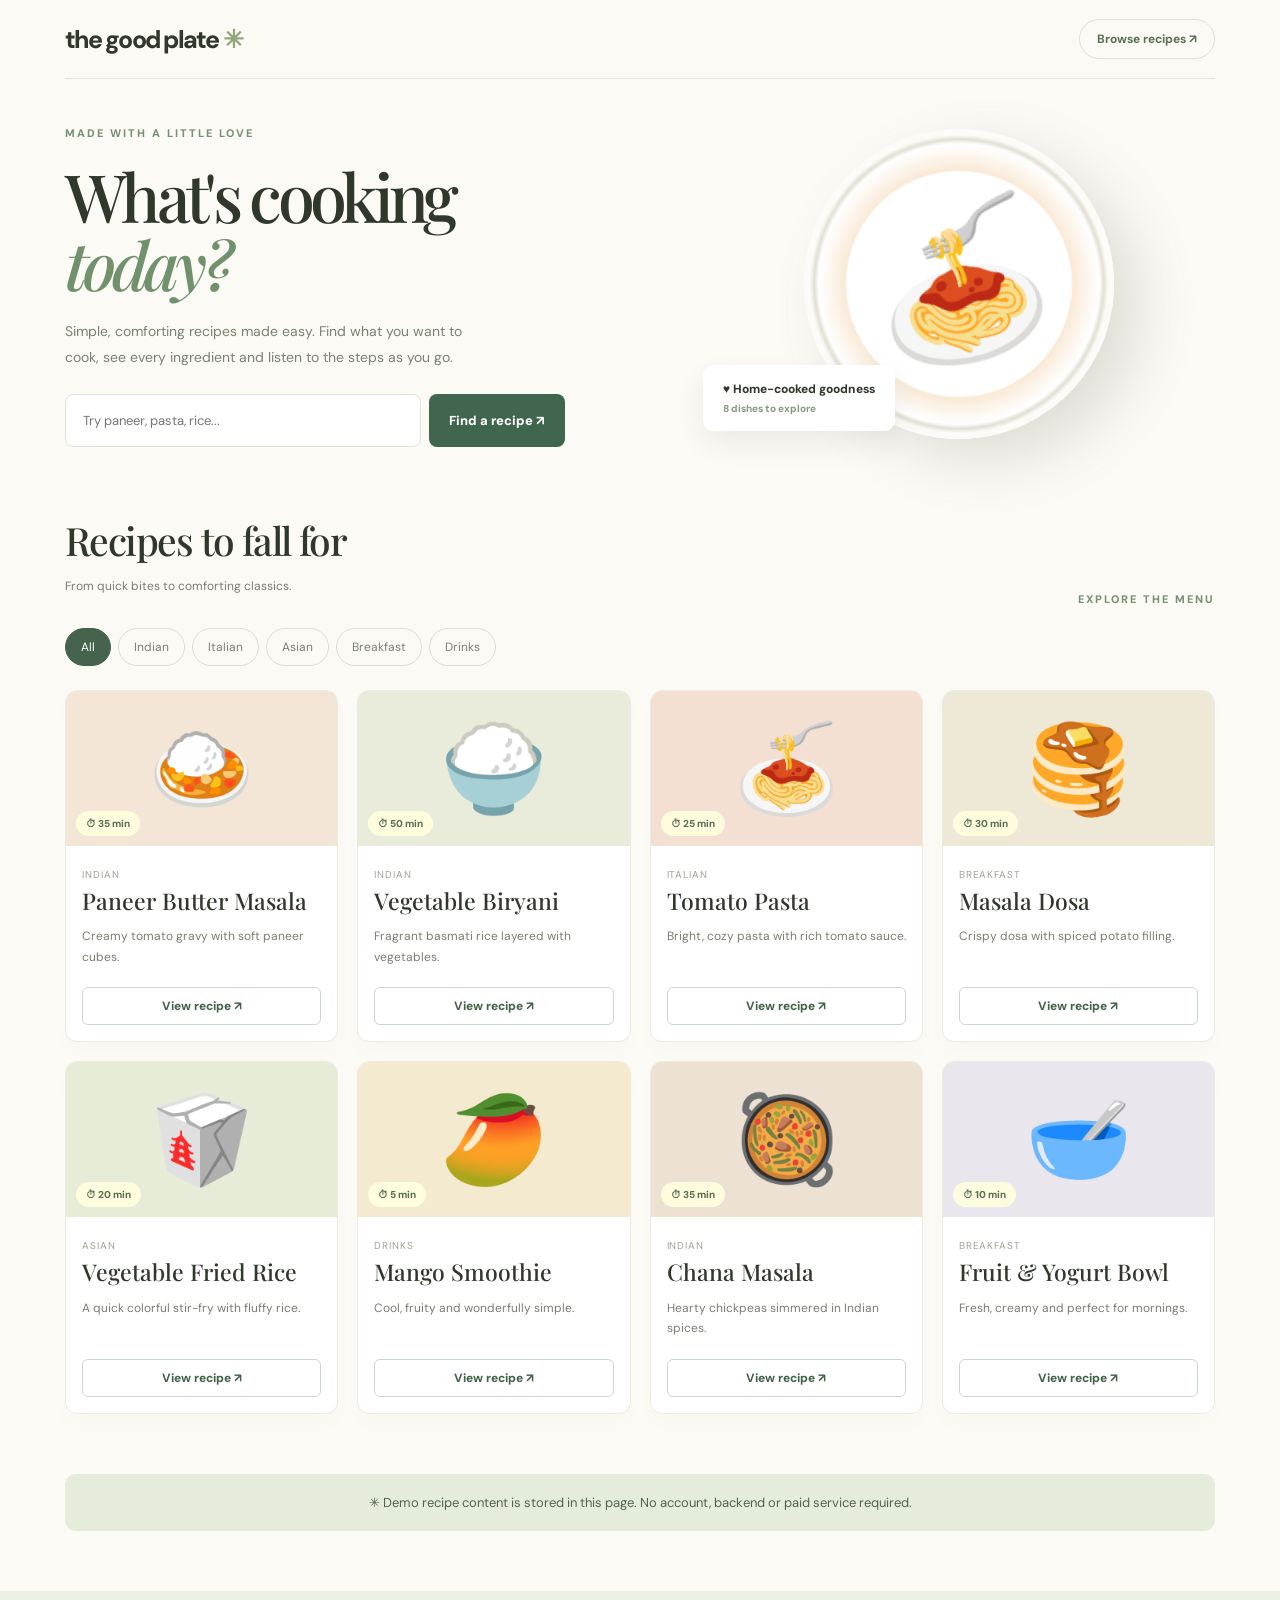
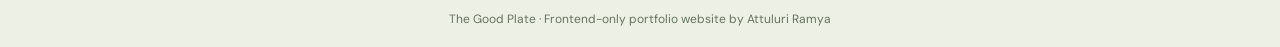
<file: demos/recipe-finder.html>
<!doctype html><html lang="en"><head><meta charset="utf-8"><meta name="viewport" content="width=device-width,initial-scale=1"><title>The Good Plate — Recipe Finder</title><style>
@import url('https://fonts.googleapis.com/css2?family=DM+Sans:wght@400;500;600;700;800&family=Playfair+Display:ital,wght@0,500;0,600;1,500&display=swap');:root{--bg:#fcfaf5;--ink:#30382c;--green:#46634e;--light:#f0eddf;--muted:#787e71}*{box-sizing:border-box}html{scroll-behavior:smooth}body{margin:0;background:var(--bg);color:var(--ink);font-family:'DM Sans',Arial,sans-serif}a{color:inherit;text-decoration:none}button,input{font:inherit}button{cursor:pointer}button:focus-visible,input:focus-visible,a:focus-visible{outline:3px solid #8ba98c;outline-offset:3px}.wrap{width:min(1150px,calc(100% - 42px));margin:auto}.nav{height:79px;display:flex;align-items:center;justify-content:space-between;border-bottom:1px solid #e4e5d9}.logo{font-weight:800;letter-spacing:-.07em;font-size:25px}.logo span{color:#92a77a}.nav a:last-child{border:1px solid #dde3d7;border-radius:50px;padding:11px 17px;color:#596e55;font-size:12px;font-weight:700}.hero{min-height:410px;display:grid;grid-template-columns:1fr .85fr;align-items:center;gap:35px}.hero h1{font-family:'Playfair Display',Georgia,serif;font-size:clamp(53px,5.2vw,86px);line-height:1.03;letter-spacing:-.07em;font-weight:500;margin:20px 0}.hero h1 em{color:#71916c}.eyebrow{font-size:11px;font-weight:800;letter-spacing:.18em;color:#789075}.hero p{font-size:14px;color:#788172;line-height:1.85;max-width:420px}.search-row{display:flex;gap:8px;margin:24px 0 0;max-width:500px}.search-row input{min-width:0;flex:1;border:1px solid #dfe3d9;background:white;border-radius:8px;padding:17px;font-size:13px}.green-btn{background:#41664e;color:white;border:0;padding:15px 20px;border-radius:8px;font-size:13px;font-weight:800}.hero-art{display:grid;place-items:center;position:relative;height:340px}.plate{height:310px;width:310px;border-radius:50%;background:radial-gradient(circle,#fff 51%,#f9ead8 52%,#fff 64%,#e2dfd4 66%,#fcfbf8 68%);box-shadow:21px 28px 56px #646a5330;display:grid;place-items:center;font-size:142px;transform:rotate(-14deg)}.float-note{position:absolute;left:0;bottom:23px;background:white;padding:16px 20px;box-shadow:0 12px 30px #0001;border-radius:11px;font-size:12px;font-weight:800}.float-note span{display:block;color:#8a9981;font-size:10px;margin-top:5px}.section-head{display:flex;justify-content:space-between;align-items:end;gap:15px;margin:25px 0 22px}.section-head h2{font-family:'Playfair Display',Georgia,serif;font-weight:500;font-size:39px;letter-spacing:-.04em;margin:0}.section-head p{font-size:12px;color:var(--muted)}.category-row{display:flex;gap:7px;flex-wrap:wrap;margin-bottom:24px}.cat{background:transparent;border:1px solid #dce0d4;padding:10px 15px;border-radius:20px;color:#788071;font-size:12px}.cat.active{color:white;background:var(--green);border-color:var(--green)}.recipe-grid{display:grid;grid-template-columns:repeat(4,1fr);gap:19px}.recipe-card{background:white;border:1px solid #ebebe2;border-radius:12px;overflow:hidden;box-shadow:0 11px 25px #00000004}.recipe-cover{height:155px;display:grid;place-items:center;background:var(--tone);font-size:86px;position:relative}.recipe-cover span{position:absolute;bottom:10px;left:10px;background:#fffedeee;border-radius:100px;padding:6px 10px;font-size:10px;font-weight:800;color:#5c6d55}.recipe-info{padding:16px}.recipe-info small{color:#9da397;letter-spacing:.09em;font-size:10px}.recipe-info h3{margin:5px 0 10px;font-family:'Playfair Display',Georgia,serif;font-weight:500;font-size:23px;line-height:1.15}.recipe-info p{font-size:12px;color:var(--muted);line-height:1.7;min-height:42px}.recipe-info button{background:transparent;border:1px solid #cbd7cb;padding:10px 12px;border-radius:6px;color:#436349;font-size:12px;font-weight:800;width:100%;margin-top:7px}.recipe-info button:hover{background:#eaf0e6}.empty{text-align:center;padding:50px;grid-column:1/-1;color:#788071}.tip{padding:20px;margin:60px 0;border-radius:11px;background:#e6ecdc;color:#52634c;text-align:center;font-size:13px}.dialog-back{position:fixed;inset:0;background:#212b24bb;z-index:10;display:none;place-items:center;padding:16px}.dialog-back.open{display:grid}.recipe-dialog{width:min(850px,100%);max-height:92vh;overflow-y:auto;background:#fefdf9;border-radius:15px;padding:30px;position:relative}.close{position:absolute;right:22px;top:19px;background:#f1f4ed;border:0;width:38px;height:38px;border-radius:50%;font-size:24px}.dialog-intro{display:flex;gap:22px;align-items:center;border-bottom:1px solid #e0e6d9;padding-bottom:22px}.dialog-emoji{font-size:83px;width:150px;height:145px;background:#f0eee4;display:grid;place-items:center;border-radius:13px;flex-shrink:0}.dialog-intro h2{font-family:'Playfair Display',Georgia,serif;font-size:41px;font-weight:500;line-height:1.1;margin:5px 0}.dialog-intro p{color:#818c7d;font-size:13px;line-height:1.7}.recipe-body{display:grid;grid-template-columns:.8fr 1.2fr;gap:40px;padding-top:24px}.recipe-body h3{font-family:'Playfair Display',serif;font-size:25px;font-weight:500}.ingredients{list-style:none;padding:0}.ingredients li{padding:11px 0;border-bottom:1px solid #eef0e9;font-size:13px}.ingredients label{display:flex;gap:10px;cursor:pointer}.ingredients input:checked+span{text-decoration:line-through;color:#a3a99e}.steps{padding-left:25px}.steps li{padding:0 0 17px 5px;font-size:13px;line-height:1.85;color:#576555}.steps li::marker{color:#577858;font-weight:800}.voice-tools{display:flex;gap:9px;flex-wrap:wrap;margin-top:17px}.voice-tools button{border:1px solid #b8cdb6;border-radius:6px;padding:10px 14px;background:#eaf2e8;color:#395b43;font-size:12px;font-weight:800}.voice-note{font-size:11px;color:#909a8b}footer{padding:20px;background:#ecf0e5;text-align:center;font-size:12px;color:#667361}@media(max-width:850px){.recipe-grid{grid-template-columns:repeat(2,1fr)}.hero h1{font-size:60px}}@media(max-width:640px){.hero{grid-template-columns:1fr;gap:0;padding:44px 0 20px}.hero-art{height:245px}.plate{width:215px;height:215px;font-size:97px}.float-note{left:10%;bottom:5px}.recipe-grid{gap:12px}.recipe-cover{height:125px;font-size:70px}.recipe-info{padding:11px}.recipe-info h3{font-size:21px}.section-head h2{font-size:32px}.dialog-intro{flex-direction:column;align-items:start}.dialog-emoji{width:100%;height:125px;font-size:75px}.recipe-body{grid-template-columns:1fr;gap:4px}.recipe-dialog{padding:20px}.dialog-intro h2{font-size:33px}.hero h1{font-size:56px}}
</style></head><body><header class="wrap nav"><a class="logo" href="#">the good plate<span> ✳</span></a><a href="#recipes">Browse recipes ↗</a></header><main class="wrap"><section class="hero"><div><span class="eyebrow">MADE WITH A LITTLE LOVE</span><h1>What's cooking<br/><em>today?</em></h1><p>Simple, comforting recipes made easy. Find what you want to cook, see every ingredient and listen to the steps as you go.</p><div class="search-row"><input type="search" id="search" placeholder="Try paneer, pasta, rice..." aria-label="Search recipes"><button class="green-btn" id="search-btn">Find a recipe ↗</button></div></div><div class="hero-art"><div class="plate" role="img" aria-label="Delicious pasta">🍝</div><div class="float-note">♥ Home-cooked goodness<span>8 dishes to explore</span></div></div></section><div id="recipes"><div class="section-head"><div><h2>Recipes to fall for</h2><p>From quick bites to comforting classics.</p></div><span class="eyebrow">EXPLORE THE MENU</span></div><div id="categories" class="category-row"></div><div class="recipe-grid" id="recipe-grid"></div></div><p class="tip">✳ Demo recipe content is stored in this page. No account, backend or paid service required.</p></main><footer>The Good Plate · Frontend-only portfolio website by Attuluri Ramya</footer><div id="backdrop" class="dialog-back"><section class="recipe-dialog" role="dialog" aria-modal="true" aria-labelledby="recipe-title"><button class="close" id="close" aria-label="Close recipe">×</button><div id="dialog-content"></div></section></div>
<script>
const recipes=[
{id:1,name:'Paneer Butter Masala',kind:'Indian',time:'35 min',emoji:'🍛',tone:'#f3e6d7',description:'Creamy tomato gravy with soft paneer cubes.',ingredients:['250 g paneer','3 tomatoes','1 onion','2 tbsp butter','2 tbsp cream','1 tsp garam masala','Salt and chilli to taste'],steps:['Chop the onion and tomatoes into small pieces.','Melt butter in a pan and sauté the onion until soft.','Add tomatoes, salt and spices; cook until tender and blend into a smooth gravy.','Simmer the gravy, add paneer cubes and cook for 5 minutes.','Stir in cream, garnish and serve with roti or rice.']},
{id:2,name:'Vegetable Biryani',kind:'Indian',time:'50 min',emoji:'🍚',tone:'#e9ecda',description:'Fragrant basmati rice layered with vegetables.',ingredients:['1 cup basmati rice','1 cup mixed vegetables','1 onion','2 tbsp yogurt','Biryani spices','Mint leaves','Salt and oil'],steps:['Rinse and soak the rice for 20 minutes.','Sauté the onion and whole spices in oil.','Add vegetables, yogurt and salt; cook until almost tender.','Parboil the rice separately.','Layer the vegetables and rice, cover and steam on low heat for 15 minutes.']},
{id:3,name:'Tomato Pasta',kind:'Italian',time:'25 min',emoji:'🍝',tone:'#f4e0d2',description:'Bright, cozy pasta with rich tomato sauce.',ingredients:['200 g pasta','3 tomatoes','2 garlic cloves','2 tbsp olive oil','Dried oregano','Chilli flakes','Salt'],steps:['Boil salted water and cook pasta until tender.','Warm olive oil and sauté chopped garlic.','Add chopped tomatoes, salt and oregano; cook into a sauce.','Toss the drained pasta in the sauce.','Top with chilli flakes and serve warm.']},
{id:4,name:'Masala Dosa',kind:'Breakfast',time:'30 min',emoji:'🥞',tone:'#eee9d6',description:'Crispy dosa with spiced potato filling.',ingredients:['2 cups dosa batter','3 potatoes','1 onion','Mustard seeds','Turmeric','Curry leaves','Salt and oil'],steps:['Boil and mash the potatoes.','Temper mustard seeds and curry leaves in oil.','Sauté onions, add turmeric and mashed potatoes.','Spread dosa batter thinly on a hot greased tawa.','When crisp, fill with potato masala, fold and serve.']},
{id:5,name:'Vegetable Fried Rice',kind:'Asian',time:'20 min',emoji:'🥡',tone:'#e6ecd7',description:'A quick colorful stir-fry with fluffy rice.',ingredients:['2 cups cooked cooled rice','1 carrot','1 capsicum','½ cup peas','1 tbsp soy sauce','2 tbsp oil','Pepper and salt'],steps:['Chop all vegetables into small pieces.','Heat oil in a wide pan on high heat.','Stir-fry vegetables until just tender.','Add rice, soy sauce and seasoning.','Toss everything together for 2 minutes and serve.']},
{id:6,name:'Mango Smoothie',kind:'Drinks',time:'5 min',emoji:'🥭',tone:'#f4ead0',description:'Cool, fruity and wonderfully simple.',ingredients:['1 ripe mango','½ cup yogurt','½ cup milk','A few ice cubes','Honey optional'],steps:['Peel and chop the ripe mango.','Add mango, yogurt and milk to a blender.','Add ice cubes and optional honey.','Blend until smooth.','Pour into a glass and serve immediately.']},
{id:7,name:'Chana Masala',kind:'Indian',time:'35 min',emoji:'🥘',tone:'#ede1d4',description:'Hearty chickpeas simmered in Indian spices.',ingredients:['2 cups cooked chickpeas','2 tomatoes','1 onion','Ginger garlic paste','Chana masala spice','Salt and oil'],steps:['Sauté chopped onion in oil until golden.','Add ginger garlic paste and cook briefly.','Add tomatoes and spices; cook until oil separates.','Stir in chickpeas and some water.','Simmer for 10 minutes and serve with rice or roti.']},
{id:8,name:'Fruit & Yogurt Bowl',kind:'Breakfast',time:'10 min',emoji:'🥣',tone:'#e9e7ed',description:'Fresh, creamy and perfect for mornings.',ingredients:['1 cup yogurt','1 banana','A handful of berries','2 tbsp granola','Honey optional'],steps:['Spoon yogurt into a bowl.','Slice the banana and wash the berries.','Arrange fruit over the yogurt.','Sprinkle granola on top.','Drizzle honey if desired and enjoy.']}];
const $=id=>document.getElementById(id);let category='All',active=null,paused=false;function render(){const q=$('search').value.toLowerCase().trim();$('categories').innerHTML=['All','Indian','Italian','Asian','Breakfast','Drinks'].map(c=>`<button class="cat ${c===category?'active':''}" data-category="${c}" aria-pressed="${category===c}">${c}</button>`).join('');let filtered=recipes.filter(r=>(category==='All'||r.kind===category)&&r.name.toLowerCase().includes(q));$('recipe-grid').innerHTML=filtered.map(r=>`<article class="recipe-card"><div class="recipe-cover" style="--tone:${r.tone}">${r.emoji}<span>⏱ ${r.time}</span></div><div class="recipe-info"><small>${r.kind.toUpperCase()}</small><h3>${r.name}</h3><p>${r.description}</p><button data-open="${r.id}">View recipe ↗</button></div></article>`).join('')||'<div class="empty">No recipes found. Try a different dish or category.</div>'}
function stopSpeech(){if('speechSynthesis' in window){speechSynthesis.cancel();paused=false}}
function openRecipe(id){active=recipes.find(r=>r.id===Number(id));if(!active)return;stopSpeech();const r=active;$('dialog-content').innerHTML=`<div class="dialog-intro"><div class="dialog-emoji">${r.emoji}</div><div><span class="eyebrow">${r.kind.toUpperCase()} · ${r.time}</span><h2 id="recipe-title">${r.name}</h2><p>${r.description}</p></div></div><div class="recipe-body"><section><h3>Ingredients</h3><ul class="ingredients">${r.ingredients.map(x=>`<li><label><input type="checkbox"><span>${x}</span></label></li>`).join('')}</ul></section><section><h3>Let's make it</h3><ol class="steps">${r.steps.map(s=>`<li>${s}</li>`).join('')}</ol><div class="voice-tools"><button id="play">▶ Play instructions</button><button id="pause">Ⅱ Pause / resume</button><button id="stop">■ Stop</button></div><p class="voice-note" id="voice-note">Voice playback uses your browser's speech synthesis, when supported.</p></section></div>`;$('backdrop').classList.add('open');$('close').focus();$('play').onclick=()=>{if(!('speechSynthesis' in window)){$('voice-note').textContent='Speech synthesis is not available in this browser.';return}stopSpeech();let u=new SpeechSynthesisUtterance(`How to make ${r.name}. Ingredients: ${r.ingredients.join(', ')}. Steps: ${r.steps.map((step,i)=>`Step ${i+1}. ${step}`).join(' ')}`);u.rate=.92;speechSynthesis.speak(u);$('voice-note').textContent='Reading the recipe out loud…'};$('pause').onclick=()=>{if(!('speechSynthesis' in window))return;if(speechSynthesis.paused)speechSynthesis.resume();else speechSynthesis.pause()};$('stop').onclick=()=>{stopSpeech();$('voice-note').textContent='Playback stopped.'};}
function close(){stopSpeech();$('backdrop').classList.remove('open');$('search').focus()}$('categories').addEventListener('click',e=>{const b=e.target.closest('[data-category]');if(b){category=b.dataset.category;render()}});$('recipe-grid').addEventListener('click',e=>{const b=e.target.closest('[data-open]');if(b)openRecipe(b.dataset.open)});$('search').addEventListener('input',render);$('search-btn').addEventListener('click',()=>{$('recipes').scrollIntoView({behavior:'smooth'});render()});$('close').addEventListener('click',close);$('backdrop').addEventListener('click',e=>{if(e.target===$('backdrop'))close()});addEventListener('keydown',e=>{if(e.key==='Escape'&&$('backdrop').classList.contains('open'))close()});render();
</script></body></html>
</file>
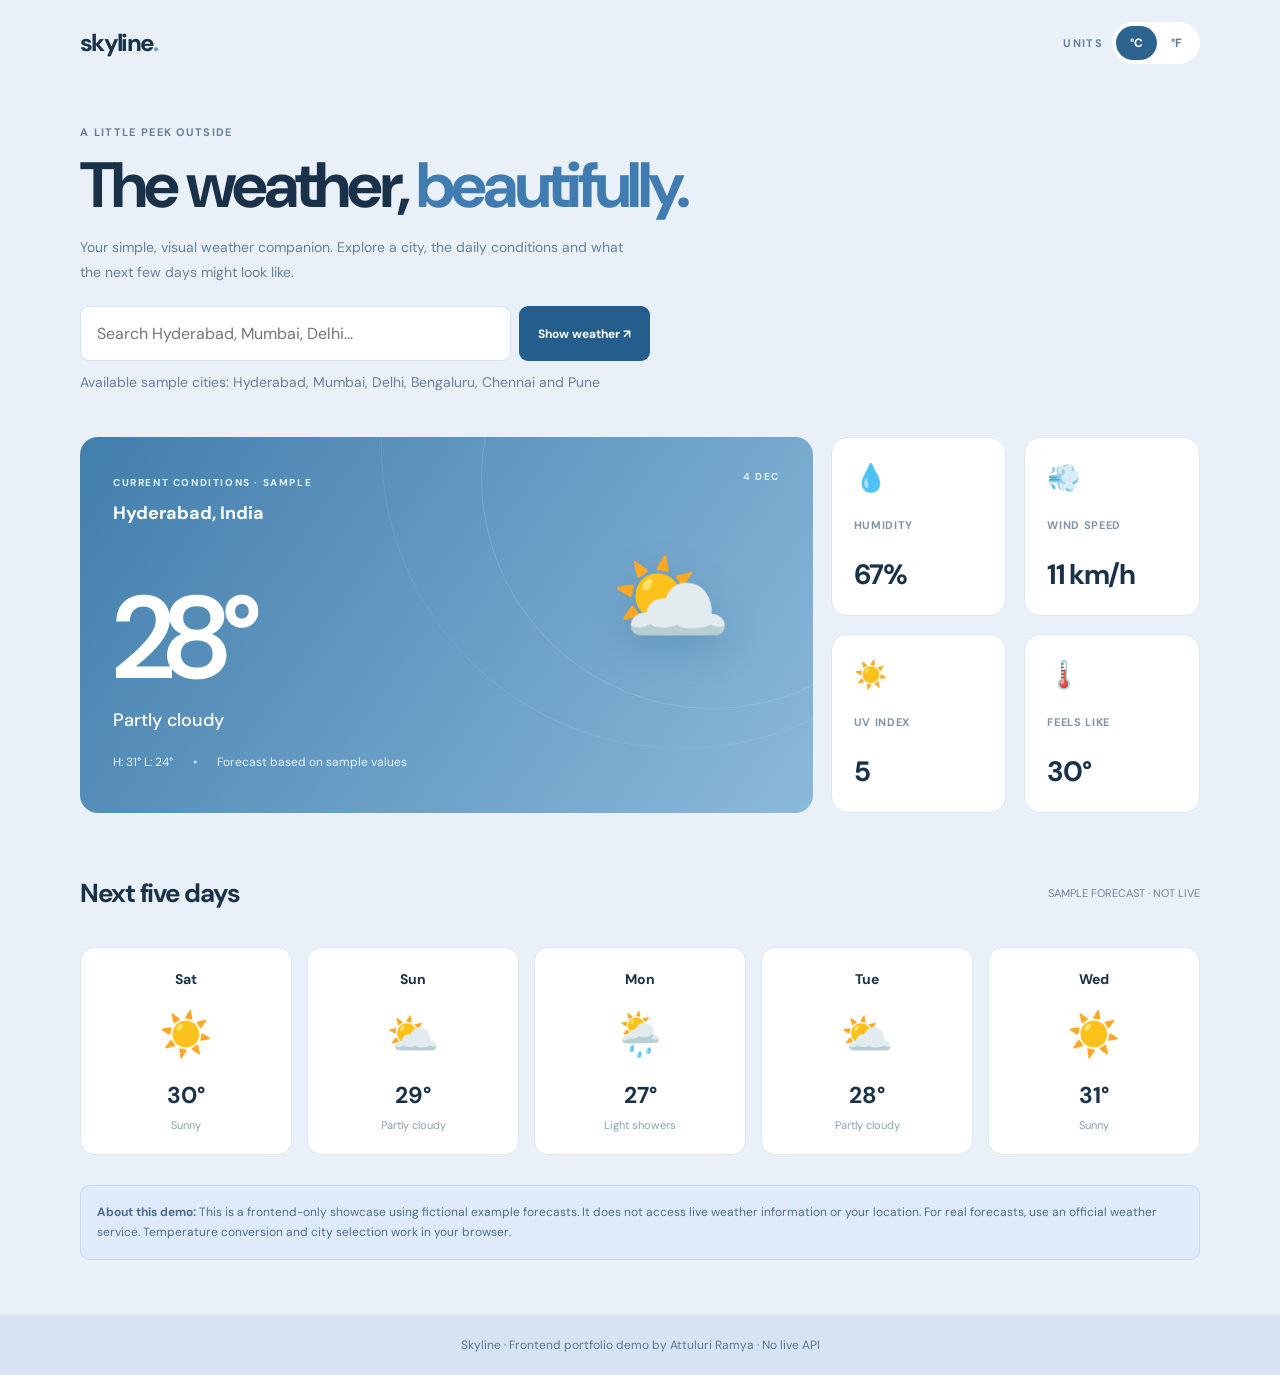
<file: demos/weather.html>
<!doctype html><html lang="en"><head><meta charset="utf-8"><meta name="viewport" content="width=device-width,initial-scale=1"><title>Skyline — Sample Weather Dashboard</title><style>
@import url('https://fonts.googleapis.com/css2?family=DM+Sans:wght@400;500;600;700;800&display=swap');*{box-sizing:border-box}body{margin:0;min-height:100vh;font-family:'DM Sans',Arial,sans-serif;background:#eaf0f8;color:#1a3249}button,input{font:inherit}button{cursor:pointer}button:focus-visible,input:focus-visible{outline:2px solid #235b94;outline-offset:3px}.wrap{width:min(1120px,calc(100% - 46px));margin:auto}.nav{height:85px;display:flex;align-items:center;justify-content:space-between}.brand{font-size:24px;font-weight:800;letter-spacing:-.07em}.brand span{color:#699ad4}.nav-right{display:flex;gap:9px;align-items:center}.label{font-size:11px;font-weight:700;letter-spacing:.12em;color:#698099}.unit{display:flex;background:white;border-radius:40px;padding:4px}.unit button{padding:9px 14px;border:0;background:transparent;border-radius:30px;color:#607a91;font-weight:700;font-size:12px}.unit button.active{background:#2c648f;color:white}.heading{padding:35px 0 28px}.heading h1{font-size:clamp(40px,5vw,67px);letter-spacing:-.06em;line-height:1.1;margin:10px 0}.heading p{max-width:560px;font-size:14px;color:#698098;line-height:1.75}.search{display:flex;gap:8px;margin-top:22px;max-width:570px}.search input{border:1px solid #d4e1f0;background:white;padding:16px;border-radius:9px;flex:1;min-width:0}.search button{background:#245e8d;border:0;color:#fff;padding:14px 19px;border-radius:9px;font-weight:700;font-size:12px}.helper{color:#71869a;font-size:11px;margin-top:9px}.dashboard{display:grid;grid-template-columns:1.33fr .67fr;gap:18px}.hero-weather{background:linear-gradient(125deg,#427eac,#8bb9da);color:white;border-radius:18px;min-height:376px;padding:33px;position:relative;overflow:hidden}.hero-weather:before{content:'';position:absolute;width:460px;height:460px;border:1px solid #ffffff24;border-radius:50%;right:-130px;top:-190px}.hero-weather:after{content:'';position:absolute;width:600px;height:600px;border:1px solid #ffffff16;border-radius:50%;right:-170px;top:-290px}.today-tag{font-size:10px;letter-spacing:.16em;font-weight:800;color:#dbf0ff;position:relative;z-index:2}.hero-top{display:flex;justify-content:space-between;align-items:start}.location{font-size:18px;font-weight:700;margin-top:10px}.condition-icon{font-size:98px;filter:drop-shadow(0 13px 18px #1a5a803b);position:absolute;right:11%;top:26%}.temp{position:relative;z-index:1;font-size:117px;letter-spacing:-.09em;line-height:1;font-weight:600;margin:55px 0 0}.condition{font-size:18px;font-weight:500;margin:11px 0}.today-bottom{display:flex;align-items:center;gap:20px;font-size:12px;color:#e3f1fb;margin-top:22px;flex-wrap:wrap}.metric-column{display:grid;grid-template-columns:1fr 1fr;grid-template-rows:1fr 1fr;gap:18px}.metric{background:white;border:1px solid #dfe7f0;border-radius:16px;padding:22px;display:flex;flex-direction:column;justify-content:space-between}.metric i{font-size:27px;font-style:normal}.metric span{color:#8294a5;font-size:11px;font-weight:700;letter-spacing:.06em}.metric strong{font-size:28px;letter-spacing:-.05em}.forecast-head{display:flex;align-items:center;justify-content:space-between;margin-top:42px;margin-bottom:15px}.forecast-head h2{font-size:26px;letter-spacing:-.05em}.forecast-head span{font-size:11px;color:#708397}.forecast{display:grid;grid-template-columns:repeat(5,1fr);gap:15px}.day{background:#fff;border-radius:14px;border:1px solid #dfe7f0;text-align:center;padding:22px 12px}.day b{display:block;font-size:14px}.day i{display:block;font-style:normal;font-size:43px;margin:18px 0}.day strong{font-size:23px}.day small{display:block;color:#8ba0b2;margin-top:8px;font-size:11px}.notice{background:#dfeafa;border:1px solid #c4d9f2;color:#4d6f8c;border-radius:9px;padding:16px;font-size:12px;line-height:1.7;margin:30px 0 55px}footer{padding:22px;background:#d7e3f2;color:#5c7690;text-align:center;font-size:12px}@media(max-width:800px){.dashboard{grid-template-columns:1fr}.metric-column{grid-template-columns:repeat(4,1fr);grid-template-rows:auto}.metric{min-height:150px}.forecast{gap:10px}}@media(max-width:600px){.wrap{width:calc(100% - 32px)}.heading{padding:12px 0 23px}.hero-weather{padding:23px;min-height:330px}.temp{font-size:98px}.condition-icon{font-size:78px;right:5%;top:30%}.metric-column{grid-template-columns:1fr 1fr}.metric{min-height:115px}.forecast{grid-template-columns:repeat(2,1fr)}.forecast .day:last-child{grid-column:1/-1}.day{padding:15px}.day i{margin:7px 0}.nav{height:67px}.search input{padding:13px}.search button{padding:10px 13px}}
</style></head><body><header class="wrap nav"><div class="brand">skyline<span>.</span></div><div class="nav-right"><span class="label">UNITS</span><div class="unit" aria-label="Temperature units"><button id="c" class="active" aria-pressed="true">°C</button><button id="f" aria-pressed="false">°F</button></div></div></header><main class="wrap"><div class="heading"><span class="label">A LITTLE PEEK OUTSIDE</span><h1>The weather, <span style="color:#407cb0">beautifully.</span></h1><p>Your simple, visual weather companion. Explore a city, the daily conditions and what the next few days might look like.</p><div class="search"><input id="city-search" aria-label="Find city" list="cities" placeholder="Search Hyderabad, Mumbai, Delhi..." autocomplete="off"><datalist id="cities"><option value="Hyderabad"><option value="Mumbai"><option value="Delhi"><option value="Bengaluru"><option value="Chennai"><option value="Pune"></datalist><button id="city-button">Show weather ↗</button></div><p class="helper" id="helper">Available sample cities: Hyderabad, Mumbai, Delhi, Bengaluru, Chennai and Pune</p></div><div class="dashboard"><section class="hero-weather"><div class="hero-top"><div><span class="today-tag">CURRENT CONDITIONS · SAMPLE</span><div class="location" id="location">Hyderabad, India</div></div><span class="today-tag" id="date"></span></div><span class="condition-icon" id="icon">⛅</span><div class="temp" id="temp">28°</div><div class="condition" id="condition">Partly cloudy</div><div class="today-bottom"><span id="highlow">H: 31° L: 24°</span><span>•</span><span>Forecast based on sample values</span></div></section><aside class="metric-column"><div class="metric"><i>💧</i><span>HUMIDITY</span><strong id="humidity">67%</strong></div><div class="metric"><i>💨</i><span>WIND SPEED</span><strong id="wind">11 km/h</strong></div><div class="metric"><i>☀️</i><span>UV INDEX</span><strong id="uv">5</strong></div><div class="metric"><i>🌡️</i><span>FEELS LIKE</span><strong id="feels">30°</strong></div></aside></div><div class="forecast-head"><h2>Next five days</h2><span>SAMPLE FORECAST · NOT LIVE</span></div><div class="forecast" id="forecast"></div><div class="notice"><strong>About this demo:</strong> This is a frontend-only showcase using fictional example forecasts. It does not access live weather information or your location. For real forecasts, use an official weather service. Temperature conversion and city selection work in your browser.</div></main><footer>Skyline · Frontend portfolio demo by Attuluri Ramya · No live API</footer>
<script>
const sample={Hyderabad:{t:28,hi:31,lo:24,feel:30,hum:67,wind:11,uv:5,icon:'⛅',condition:'Partly cloudy',forecast:[['Sat',30,'☀️','Sunny'],['Sun',29,'⛅','Partly cloudy'],['Mon',27,'🌦️','Light showers'],['Tue',28,'⛅','Partly cloudy'],['Wed',31,'☀️','Sunny']]},Mumbai:{t:30,hi:32,lo:27,feel:34,hum:78,wind:18,uv:7,icon:'🌤️',condition:'Mostly sunny',forecast:[['Sat',31,'🌤️','Sunny'],['Sun',30,'⛅','Cloudy'],['Mon',29,'🌧️','Rain'],['Tue',30,'🌤️','Sunny'],['Wed',31,'🌤️','Sunny']]},Delhi:{t:25,hi:28,lo:20,feel:26,hum:49,wind:8,uv:5,icon:'☀️',condition:'Clear and bright',forecast:[['Sat',26,'☀️','Sunny'],['Sun',27,'☀️','Sunny'],['Mon',25,'⛅','Cloudy'],['Tue',24,'🌤️','Fair'],['Wed',26,'☀️','Sunny']]},Bengaluru:{t:24,hi:27,lo:19,feel:25,hum:72,wind:14,uv:4,icon:'🌦️',condition:'Scattered showers',forecast:[['Sat',25,'🌦️','Showers'],['Sun',26,'⛅','Cloudy'],['Mon',24,'🌧️','Rain'],['Tue',25,'⛅','Cloudy'],['Wed',27,'🌤️','Sunny']]},Chennai:{t:32,hi:34,lo:27,feel:36,hum:76,wind:16,uv:8,icon:'☀️',condition:'Warm and sunny',forecast:[['Sat',33,'☀️','Sunny'],['Sun',34,'🌤️','Fair'],['Mon',32,'⛅','Cloudy'],['Tue',31,'🌦️','Showers'],['Wed',33,'☀️','Sunny']]},Pune:{t:26,hi:29,lo:21,feel:27,hum:63,wind:12,uv:5,icon:'⛅',condition:'Partly cloudy',forecast:[['Sat',27,'☀️','Sunny'],['Sun',26,'⛅','Cloudy'],['Mon',25,'🌦️','Showers'],['Tue',27,'🌤️','Fair'],['Wed',28,'☀️','Sunny']]}};
let city='Hyderabad',unit='C';const $=id=>document.getElementById(id);const degrees=t=>`${unit==='C'?t:Math.round(t*9/5+32)}°`;function render(){const w=sample[city];$('location').textContent=city+', India';$('temp').textContent=degrees(w.t);$('condition').textContent=w.condition;$('icon').textContent=w.icon;$('highlow').textContent=`H: ${degrees(w.hi)}  L: ${degrees(w.lo)}`;$('humidity').textContent=w.hum+'%';$('wind').textContent=w.wind+' km/h';$('uv').textContent=w.uv;$('feels').textContent=degrees(w.feel);$('date').textContent=new Date().toLocaleDateString('en-IN',{day:'numeric',month:'short'}).toUpperCase();$('forecast').innerHTML=w.forecast.map(([day,t,icon,condition])=>`<div class="day"><b>${day}</b><i>${icon}</i><strong>${degrees(t)}</strong><small>${condition}</small></div>`).join('');$('c').classList.toggle('active',unit==='C');$('f').classList.toggle('active',unit==='F');$('c').setAttribute('aria-pressed',unit==='C');$('f').setAttribute('aria-pressed',unit==='F')}
$('c').onclick=()=>{unit='C';render()};$('f').onclick=()=>{unit='F';render()};function search(){const value=$('city-search').value.trim().toLowerCase();let found=Object.keys(sample).find(k=>k.toLowerCase()===value);if(found){city=found;$('helper').textContent=`Showing example weather for ${found}.`;$('helper').style.color='#437d55';render()}else{$('helper').textContent='No sample forecast available for that city. Choose a city from the suggested list.';$('helper').style.color='#a44848';}}$('city-button').onclick=search;$('city-search').addEventListener('keydown',e=>{if(e.key==='Enter')search()});render();
</script></body></html>
</file>
<file: assets/css/style.css>
@import url('https://fonts.googleapis.com/css2?family=DM+Sans:wght@400;500;600;700;800&family=Space+Grotesk:wght@400;500;600;700&family=JetBrains+Mono:wght@400;500;600&display=swap');
:root{color-scheme:dark;--bg:#070b17;--fg:#f5f5ff;--muted:#a4abc4;--muted-2:#7e89ab;--border:rgba(209,216,255,.14);--border-strong:rgba(221,225,255,.23);--glass:rgba(23,28,54,.54);--glass-hi:rgba(29,34,66,.67);--accent:#aa97ff;--accent2:#6ee7e2;--pink:#f2a6df;--gradient:linear-gradient(110deg,#c5aeff 0%,#90a4ff 45%,#79e4e2 100%);--shadow:0 25px 90px rgba(0,0,0,.24);--r:24px;--font:'DM Sans',ui-sans-serif,system-ui,sans-serif;--display:'Space Grotesk',ui-sans-serif,system-ui,sans-serif}
:root[data-theme=light]{color-scheme:light;--bg:#edf0fa;--fg:#151c38;--muted:#53617d;--muted-2:#697795;--border:rgba(40,50,100,.14);--border-strong:rgba(40,50,100,.24);--glass:rgba(255,255,255,.64);--glass-hi:rgba(255,255,255,.76);--accent:#765add;--accent2:#1e908d;--pink:#ad4c93;--gradient:linear-gradient(110deg,#6d4ed9,#5a6bd1 50%,#068e90);--shadow:0 25px 90px rgba(45,50,110,.1)}
*{box-sizing:border-box}html{scroll-behavior:smooth;scroll-padding-top:115px;overflow-x:clip}body{margin:0;background:var(--bg);color:var(--fg);font-family:var(--font);font-size:15px;line-height:1.7;-webkit-font-smoothing:antialiased;overflow-x:hidden}a{color:inherit;text-decoration:none}button,input,textarea{font:inherit}button{cursor:pointer}a,button{-webkit-tap-highlight-color:transparent}button:focus-visible,a:focus-visible{outline:2px solid var(--accent2);outline-offset:4px}img{display:block;max-width:100%}::selection{background:var(--accent);color:var(--bg)}.skip-link{position:absolute;top:-100px;left:18px;z-index:200;background:var(--fg);color:var(--bg);padding:10px 16px;border-radius:8px}.skip-link:focus{top:12px}.container{width:min(1200px,calc(100% - 80px));margin-inline:auto}.section{padding-block:122px}#scroll-progress{position:fixed;z-index:101;top:0;left:0;height:3px;background:var(--gradient);width:0;transition:width .1s linear}.background-effects{position:absolute;inset:0 0 auto;min-height:1480px;pointer-events:none;z-index:-1;overflow:hidden}.grid-overlay{position:absolute;inset:0;background-image:linear-gradient(to right,rgba(159,164,255,.06) 1px,transparent 1px),linear-gradient(to bottom,rgba(159,164,255,.04) 1px,transparent 1px);background-size:76px 76px;mask-image:linear-gradient(to bottom,#000 0%,transparent 95%);opacity:.5}.ambient{position:absolute;border-radius:50%;filter:blur(75px)}.ambient-a{width:660px;height:620px;top:-220px;left:-240px;background:rgba(116,79,220,.26)}.ambient-b{width:710px;height:720px;top:40px;right:-290px;background:rgba(49,94,217,.22)}.ambient-c{width:550px;height:450px;top:630px;left:38%;background:rgba(62,214,197,.075)}.glass{background:var(--glass);border:1px solid var(--border);box-shadow:var(--shadow);-webkit-backdrop-filter:blur(23px);backdrop-filter:blur(23px)}
/* Floating navigation */
.site-header{position:fixed;left:0;right:0;top:18px;z-index:100;pointer-events:none}.header-wrap{height:75px;display:flex;align-items:center;justify-content:space-between;padding:0 19px 0 23px;border-radius:22px;pointer-events:auto;transition:height .25s,background .25s,box-shadow .25s}.site-header.is-scrolled .header-wrap{height:65px;background:var(--glass-hi)}.logo{display:inline-flex;align-items:center;gap:12px;font-weight:800;font-size:16px;white-space:nowrap}.logo-symbol{font-family:var(--display);font-size:24px;letter-spacing:-.11em;color:var(--fg)}.logo-symbol span,.footer-logo span{color:var(--accent2)}.logo-label{font-family:var(--display);letter-spacing:-.035em}.logo-slash{color:var(--accent);padding:0 3px}.desktop-nav{display:flex;align-items:center;gap:29px;margin-left:auto;margin-right:31px}.desktop-nav a{font-size:13px;color:var(--muted);font-weight:600;transition:color .2s}.desktop-nav a:hover,.desktop-nav a.active{color:var(--fg)}.nav-actions{display:flex;align-items:center;gap:11px}.icon-button{width:42px;height:42px;display:grid;place-items:center;border:1px solid var(--border);background:rgba(255,255,255,.035);border-radius:12px;color:var(--fg);transition:background .2s,border-color .2s}.icon-button:hover{background:rgba(167,151,255,.12);border-color:var(--border-strong)}.icon{height:19px;width:19px}.sun-icon{display:none}:root[data-theme=light] .sun-icon{display:block}:root[data-theme=light] .moon-icon{display:none}.nav-hire{background:var(--fg);color:var(--bg);border-radius:12px;padding:10px 18px;font-size:13px;font-weight:800;display:flex;align-items:center;gap:13px;transition:transform .25s}.nav-hire:hover{transform:translateY(-2px)}.menu-toggle,.mobile-nav{display:none}.menu-toggle{position:relative;flex-direction:column;justify-content:center;gap:4px}.menu-toggle span{height:2px;width:19px;background:var(--fg);border-radius:3px;transition:transform .2s,opacity .2s}.menu-toggle.is-open span:nth-child(1){transform:translateY(6px) rotate(45deg)}.menu-toggle.is-open span:nth-child(2){opacity:0}.menu-toggle.is-open span:nth-child(3){transform:translateY(-6px) rotate(-45deg)}
/* Hero */
.hero{position:relative;min-height:845px;padding-top:205px;padding-bottom:130px;display:grid;grid-template-columns:1.03fr .97fr;align-items:center;gap:34px}.hero-text{position:relative;z-index:5}.intro-line,.hero-eyebrow,.kicker,.stack-heading,.stack-tags,.project-meta,.education-bar-label,.journey-date,.footer .back-top,.scroll-cue,.skill-card-head>span,.about-info span,.floating-card-caption{font-family:'JetBrains Mono',monospace;letter-spacing:.09em;font-size:10px}.intro-line{display:inline-flex;align-items:center;gap:11px;color:var(--accent2);font-weight:600;padding:10px 15px;background:rgba(110,231,226,.06);border:1px solid rgba(110,231,226,.19);border-radius:100px}.status-dot,.tiny-pulse{width:8px;height:8px;display:inline-block;flex-shrink:0;background:#78edc7;border-radius:50%;box-shadow:0 0 0 4px rgba(120,237,199,.10);animation:pulse 2.8s infinite}.intro-star{margin-left:10px;color:var(--accent);font-size:16px}.hero-eyebrow{font-size:11px;letter-spacing:.15em;color:var(--muted);margin:30px 0 16px}.eyebrow-divider{color:var(--accent);margin:0 8px}.hero-title{font-family:var(--display);font-size:clamp(58px,5.25vw,83px);line-height:1.11;letter-spacing:-.078em;font-weight:700;margin:0 0 26px;white-space:nowrap}.gradient-text{background:var(--gradient);-webkit-background-clip:text;background-clip:text;color:transparent}.hero-title em{font-style:normal;color:var(--fg);position:relative}.hero-title em:after{content:'';position:absolute;left:4%;right:0;bottom:-4px;height:8px;background:linear-gradient(90deg,var(--accent),var(--accent2));opacity:.58;border-radius:55% 45% 60% 30%;transform:rotate(-2deg)}.hero-lede{max-width:555px;color:var(--muted);font-size:16px;line-height:1.87;margin:0 0 34px}.hero-actions{display:flex;gap:12px;flex-wrap:wrap}.btn{min-height:54px;border:1px solid transparent;padding:14px 23px;display:inline-flex;align-items:center;justify-content:center;gap:22px;border-radius:13px;transition:transform .25s,background .25s,border-color .25s;white-space:nowrap;font-size:13px;font-weight:800}.btn:hover{transform:translateY(-3px)}.btn-primary{background:linear-gradient(125deg,#b7a5ff,#91a9ff);color:#111329;box-shadow:0 12px 38px rgba(150,132,255,.2)}.btn-primary:hover{background:linear-gradient(125deg,#c9bdff,#acc0ff)}.btn-secondary{background:rgba(255,255,255,.045);border-color:var(--border-strong);color:var(--fg)}.btn-secondary:hover{border-color:var(--accent);background:rgba(174,160,255,.10)}.hero-foot{margin-top:39px;display:flex;align-items:center;gap:12px;font-size:12px;color:var(--muted-2)}.hero-foot-rule{height:4px;width:4px;border-radius:50%;background:var(--muted-2);margin:0 3px}.tiny-pulse{width:6px;height:6px}.hero-visual{height:570px;position:relative;isolation:isolate}.orb{position:absolute;border-radius:50%;pointer-events:none}.orb-1{width:390px;height:390px;left:calc(50% - 190px);top:70px;background:radial-gradient(circle,rgba(132,110,255,.41),rgba(85,104,226,.10) 51%,transparent 72%);filter:blur(12px)}.orb-2{width:250px;height:250px;left:55%;top:100px;background:radial-gradient(circle,rgba(68,224,225,.18),transparent 72%);filter:blur(28px)}.orbit{position:absolute;border:1px solid rgba(168,173,250,.18);border-radius:50%;pointer-events:none}.orbit-one{width:495px;height:490px;left:calc(50% - 248px);top:24px;transform:rotate(-22deg);animation:orbital 30s linear infinite}.orbit-two{width:600px;height:330px;left:calc(50% - 300px);top:104px;transform:rotate(35deg);border-color:rgba(168,173,250,.11);animation:orbital-reverse 33s linear infinite}.avatar-halo{position:absolute;left:calc(50% - 160px);top:110px;width:320px;height:320px;border:1px solid rgba(229,224,255,.34);border-radius:50%;padding:12px;box-shadow:0 0 70px rgba(148,121,252,.18),inset 0 0 55px rgba(148,121,252,.12);animation:float 8s ease-in-out infinite}.avatar-disc{height:100%;width:100%;border-radius:50%;background:radial-gradient(circle at 28% 18%,#a6b6ff,#574d9d 50%,#262047 75%,#11162d 100%);border:1px solid rgba(255,255,255,.24);display:grid;place-items:center;position:relative;overflow:hidden}.avatar-disc:before{content:'';position:absolute;width:210px;height:390px;background:linear-gradient(180deg,rgba(255,255,255,.21),transparent);transform:rotate(38deg);top:-130px;left:-30px}.avatar-disc:after{content:'';position:absolute;inset:8px;border-radius:50%;border:1px dashed rgba(237,227,255,.25)}.avatar-initials{position:relative;font-family:var(--display);font-weight:700;letter-spacing:-.14em;font-size:98px;color:rgba(255,255,255,.95);text-shadow:0 12px 40px rgba(7,4,35,.35);padding-right:18px}.avatar-dot{width:15px;height:15px;position:absolute;border-radius:50%;bottom:78px;right:67px;background:#8ff2dd;box-shadow:0 0 25px #8ff2dd}.float-card,.float-chip{position:absolute;z-index:3;animation:float 7.5s ease-in-out infinite}.float-card{border-radius:17px;padding:19px 20px}.card-intro{left:-13px;top:39px;width:248px;transform:rotate(-6deg);animation-name:float-left}.floating-card-caption{display:block;color:var(--accent2);margin-bottom:7px}.tiny-spark{color:var(--accent)}.card-intro strong{font-family:var(--display);font-size:18px;line-height:1.4;letter-spacing:-.035em}.code-bracket{display:block;margin-top:12px;color:var(--muted-2);font:10px 'JetBrains Mono',monospace}.card-code{right:-9px;bottom:12px;width:280px;padding:15px 18px 17px;transform:rotate(5deg);animation-name:float-right}.window-dots{display:flex;gap:5px;margin-bottom:14px}.window-dots i{display:block;width:7px;height:7px;border-radius:50%;background:#f8aeb1}.window-dots i:nth-child(2){background:#f8d28a}.window-dots i:nth-child(3){background:#91eac7}.code-lines{color:#d8e4fc;font:11px/2.0 'JetBrains Mono',monospace}.syntax-purple{color:#bdabff}.syntax-pink{color:#f39fcb}.syntax-mint{color:#8ce4bd}.code-lines .indent{padding-left:13px}.float-chip{padding:10px 14px;border-radius:100px;font-size:11px;font-weight:800;display:flex;align-items:center;gap:8px}.chip-react{right:12px;top:42px;animation-delay:-1s}.chip-creative{left:6px;bottom:87px;animation-delay:-2s}.chip-available{right:-12px;top:253px;animation-delay:-3s}.chip-emoji,.chip-creative span{font-size:16px;color:var(--accent2)}.scroll-cue{position:absolute;left:0;bottom:49px;display:flex;align-items:center;gap:17px;color:var(--muted-2)}.scroll-cue-line{width:79px;height:1px;background:linear-gradient(90deg,var(--accent),transparent)}
/* Marquee-inspired tech strip */
.stack-strip{border-block:1px solid var(--border);background:rgba(148,134,246,.035)}.stack-inner{min-height:93px;display:flex;gap:40px;align-items:center}.stack-heading{color:var(--muted-2);white-space:nowrap}.stack-tags{display:flex;align-items:center;justify-content:space-between;gap:30px;flex:1;color:var(--fg);font-family:var(--display);font-size:13px;font-weight:700;letter-spacing:-.025em}.stack-tags span{opacity:.77;white-space:nowrap}
/* Shared section headings */
.section-top{display:flex;align-items:center;gap:25px;margin-bottom:44px}.kicker{color:var(--muted);font-size:10px;font-weight:600}.kicker span{color:var(--accent2)}.line-to-right{flex:1;height:1px;background:var(--border)}.display-title{font-family:var(--display);font-weight:600;font-size:clamp(38px,4.1vw,60px);line-height:1.15;letter-spacing:-.065em;margin:0}.section-heading-row{display:flex;align-items:end;justify-content:space-between;gap:50px;margin-bottom:36px}.section-heading-row>p{color:var(--muted);max-width:335px;line-height:1.8;margin:0 0 6px}
/* About */
.about-grid{display:grid;grid-template-columns:1fr 1fr;gap:90px;align-items:start}.about-head{position:relative;min-height:265px}.about-stamp{width:126px;height:126px;position:absolute;right:50px;top:146px;transform:rotate(11deg);border-radius:19px;display:flex;align-items:center;justify-content:center;flex-direction:column;gap:5px;box-shadow:none}.about-stamp>span{font-family:var(--display);font-size:36px;font-weight:700;letter-spacing:-.12em}.about-stamp small{font:7px 'JetBrains Mono',monospace;letter-spacing:.035em;color:var(--accent2)}.about-copy{color:var(--muted);font-size:15px;line-height:1.85}.about-copy p{margin:0 0 18px}.about-copy .about-lead{font-size:19px;line-height:1.65;color:var(--fg)}.about-copy .about-lead strong{color:var(--accent)}.about-info{display:grid;grid-template-columns:1fr 1fr;gap:19px 24px;border-top:1px solid var(--border);margin-top:32px;padding-top:26px}.about-info span{color:var(--muted-2);display:block;margin-bottom:5px}.about-info strong{font-size:13px;color:var(--fg);font-weight:700}
/* Skills */
.skills-section{background:linear-gradient(180deg,rgba(112,105,194,.055),transparent);border-block:1px solid var(--border)}.skills-grid{display:grid;grid-template-columns:repeat(3,minmax(0,1fr));gap:16px}.skill-card{border-radius:var(--r);padding:29px;min-height:325px;position:relative;overflow:hidden;transition:transform .3s,border-color .3s,background .3s}.skill-card:hover{transform:translateY(-6px);border-color:rgba(171,157,255,.38);background:var(--glass-hi)}.skill-card:after{content:'';position:absolute;width:190px;height:190px;right:-100px;top:-100px;background:radial-gradient(circle,rgba(154,136,255,.18),transparent 70%);pointer-events:none}.skill-card-icon{width:44px;height:44px;display:grid;place-items:center;background:rgba(159,141,255,.12);border:1px solid rgba(159,141,255,.24);color:var(--accent);border-radius:13px;font:600 18px var(--display);margin-bottom:25px}.skill-card-icon.icon-spark{font-size:28px;color:var(--accent2)}.skill-card-icon.icon-tool{font-size:26px;color:var(--pink)}.skill-card-head>span{color:var(--muted-2)}.skill-card h3{font-family:var(--display);font-size:23px;letter-spacing:-.045em;margin:6px 0 9px}.skill-card p{font-size:13px;color:var(--muted);line-height:1.8;margin-bottom:21px;max-width:340px}.pill-list,.project-tags,.dialog-tags{display:flex;flex-wrap:wrap;gap:7px}.pill-list span,.project-tags span,.dialog-tags span{display:inline-block;border:1px solid var(--border);border-radius:7px;background:rgba(255,255,255,.035);color:var(--muted);font-size:11px;padding:5px 9px}
/* Projects */
.projects-heading{align-items:end}.projects-heading>div:first-child p{max-width:470px;color:var(--muted);margin:17px 0 0}.project-filters{display:flex;align-items:center;gap:4px;padding:4px;border:1px solid var(--border);background:var(--glass);border-radius:12px;flex-shrink:0}.filter-button{border:0;background:transparent;color:var(--muted);padding:10px 13px;border-radius:9px;font-size:12px;font-weight:700;transition:background .2s,color .2s}.filter-button:hover{color:var(--fg)}.filter-button.is-active{background:rgba(160,143,255,.21);color:var(--fg)}.filter-button span{font-size:10px;opacity:.65;margin-left:3px}.project-grid{display:grid;grid-template-columns:repeat(2,minmax(0,1fr));gap:22px}.project-card{padding:15px;border-radius:23px;min-width:0;box-shadow:none;transition:transform .35s,border-color .35s,box-shadow .35s}.project-card:hover{transform:translateY(-7px);border-color:rgba(162,153,255,.38);box-shadow:0 24px 70px rgba(0,0,0,.15)}.project-card[hidden]{display:none!important}.project-preview{display:block;position:relative;width:100%;height:265px;overflow:hidden;border-radius:15px;border:0;padding:0;background:linear-gradient(140deg,#1e254e,#181b37);cursor:pointer}.project-preview img{height:100%;width:100%;object-fit:cover;transition:transform .5s cubic-bezier(.2,.6,.2,1)}.project-card:hover .project-preview img{transform:scale(1.05)}.preview-visit{position:absolute;right:16px;top:15px;display:grid;place-items:center;color:#12152c;background:#f6f5ff;border-radius:50%;width:39px;height:39px;font-size:21px;transform:translateY(-8px);opacity:0;transition:opacity .2s,transform .2s}.project-card:hover .preview-visit,.project-preview:focus-visible .preview-visit{opacity:1;transform:translateY(0)}.project-meta{display:flex;align-items:center;justify-content:space-between;margin:19px 4px 8px;color:var(--muted-2);font-size:9px}.project-meta span:last-child{color:var(--accent2)}.project-bottom{display:flex;align-items:start;justify-content:space-between;gap:14px;padding:0 4px}.project-bottom h3{font-family:var(--display);font-size:24px;line-height:1.3;letter-spacing:-.04em;margin:0 0 7px}.project-bottom p{font-size:13px;line-height:1.75;max-width:400px;color:var(--muted);margin:0}.project-arrow{width:39px;height:39px;display:grid;place-items:center;border:1px solid var(--border);border-radius:50%;background:rgba(255,255,255,.035);color:var(--fg);font-size:19px;flex-shrink:0;transition:background .2s,border-color .2s}.project-arrow:hover{border-color:var(--accent);background:rgba(170,151,255,.15)}.project-tags{padding:19px 4px 5px}.project-feature{grid-column:auto}.project-footnote{font-size:12px;color:var(--muted-2);text-align:center;margin:27px 0 0}
/* Timeline */
.journey-section{border-block:1px solid var(--border);background:linear-gradient(140deg,rgba(76,87,157,.11),rgba(91,55,160,.06),transparent)}.journey-grid{display:grid;grid-template-columns:1fr 1fr;gap:120px}.journey-heading p{max-width:430px;color:var(--muted);line-height:1.9;margin:24px 0 27px}.journey-timeline{position:relative;padding:4px 0 0 22px}.journey-timeline:before{content:'';position:absolute;left:1px;top:15px;bottom:48px;width:1px;background:linear-gradient(180deg,var(--accent),var(--accent2),transparent)}.journey-item{position:relative;padding:0 0 32px 22px}.journey-item:last-child{padding-bottom:4px}.timeline-line{position:absolute;left:-28px;top:4px;background:var(--bg);padding:4px;border-radius:50%;border:1px solid var(--accent)}.timeline-line span{display:block;background:var(--accent);width:8px;height:8px;border-radius:50%}.journey-date{font-size:10px;color:var(--accent2);margin-bottom:8px}.journey-item h3{font:600 22px var(--display);letter-spacing:-.04em;margin:0 0 2px}.journey-subtitle{font-size:12px;color:var(--fg)!important;margin:0 0 10px!important;font-weight:600}.journey-item p{font-size:13px;color:var(--muted);line-height:1.8;margin:0;max-width:420px}.education-bar{margin-top:66px;display:flex;align-items:center;gap:12px;padding:21px 27px;border-radius:18px;box-shadow:none}.education-bar>div:first-child{margin-right:auto}.education-bar-label{color:var(--muted-2);font-size:9px}.education-bar h3{font-family:var(--display);font-size:18px;letter-spacing:-.03em;margin:2px 0 0}.education-chip{border-radius:100px;padding:10px 13px;border:1px solid var(--border);color:var(--muted);font-size:11px;white-space:nowrap}
/* Contact & footer */
.contact-section{padding-bottom:85px}.contact-panel{border-radius:32px;min-height:490px;position:relative;overflow:hidden;padding:77px 72px;isolation:isolate}.contact-panel:before{content:'';position:absolute;inset:0;background:linear-gradient(105deg,rgba(137,124,232,.20),rgba(65,90,165,.025) 73%);z-index:-1}.contact-glow{position:absolute;width:600px;height:600px;right:-170px;top:-120px;background:radial-gradient(circle,rgba(137,102,255,.23),transparent 68%);z-index:-1}.contact-content{position:relative;z-index:2}.contact-title{font:600 clamp(38px,5.15vw,73px)/1.16 var(--display);letter-spacing:-.068em;margin:23px 0 17px}.contact-content>p{font-size:15px;color:var(--muted);margin:0 0 10px;max-width:520px}.contact-mail{font:500 18px var(--display);display:inline-flex;align-items:center;gap:12px;padding:8px 0;color:var(--fg);border-bottom:1px solid var(--border-strong);transition:color .2s}.contact-mail:hover{color:var(--accent)}.contact-buttons{display:flex;gap:12px;flex-wrap:wrap;margin-top:31px}.contact-mark{font:700 260px var(--display);letter-spacing:-.19em;color:rgba(171,166,247,.12);position:absolute;right:50px;top:100px;transform:rotate(-12deg);pointer-events:none}.contact-mark span{color:rgba(109,228,224,.20)}.footer{border-top:1px solid var(--border);display:flex;align-items:center;gap:26px;min-height:110px}.footer-logo{font:700 28px var(--display);letter-spacing:-.1em}.footer p{color:var(--muted-2);font-size:12px;margin:0}.footer p span{color:#ffaac4}.back-top{color:var(--muted);margin-left:auto;font-size:10px;transition:color .2s}.back-top:hover{color:var(--accent)}.footer-copyright{color:var(--muted-2);font:11px 'JetBrains Mono',monospace}.toast{position:fixed;bottom:27px;right:26px;z-index:140;background:var(--fg);color:var(--bg);border-radius:12px;padding:13px 20px;font-weight:700;font-size:13px;box-shadow:var(--shadow);opacity:0;transform:translateY(18px);transition:transform .25s,opacity .25s;pointer-events:none}.toast.is-visible{opacity:1;transform:translateY(0)}
/* Modal */
.project-dialog{width:min(620px,calc(100% - 32px));max-height:min(750px,calc(100dvh - 50px));overflow-y:auto;border:1px solid var(--border-strong);border-radius:24px;background:var(--bg);color:var(--fg);padding:0;box-shadow:0 35px 100px rgba(0,0,0,.46)}.project-dialog::backdrop{background:rgba(5,8,21,.72);backdrop-filter:blur(10px)}.dialog-inner{padding:43px;position:relative}.dialog-close{width:35px;height:35px;position:absolute;right:20px;top:20px;border-radius:50%;border:1px solid var(--border);background:var(--glass-hi);color:var(--fg);font-size:25px;line-height:1}.dialog-kicker{color:var(--accent2);font:10px 'JetBrains Mono',monospace;letter-spacing:.1em;margin-bottom:14px}.project-dialog h2{font:600 40px/1.1 var(--display);letter-spacing:-.06em;margin:0 28px 17px 0}.dialog-summary{font-size:15px;color:var(--muted);line-height:1.85}.dialog-body{border-top:1px solid var(--border);padding-top:19px;margin-top:26px}.dialog-body h3{font:600 18px var(--display);margin:0 0 13px}.dialog-body ul{padding-left:19px;color:var(--muted);line-height:1.8;margin:0 0 21px}.dialog-body li{padding-left:3px;margin-bottom:8px}.dialog-note{color:var(--muted-2);font-size:12px;line-height:1.7;margin:20px 0 0}
/* Reveal, effects */
.reveal{opacity:0;transform:translateY(25px);transition:opacity .75s ease,transform .75s cubic-bezier(.18,.75,.22,1)}.reveal.is-visible{opacity:1;transform:none}.animate-in{opacity:0;animation:fade-up .85s both}.delay-1{animation-delay:.1s}.delay-2{animation-delay:.2s}.delay-3{animation-delay:.37s}.delay-4{animation-delay:.55s}@keyframes fade-up{from{opacity:0;transform:translateY(19px)}to{opacity:1;transform:translateY(0)}}@keyframes float{0%,100%{translate:0 0}50%{translate:0 -13px}}@keyframes float-left{0%,100%{transform:rotate(-6deg) translateY(0)}50%{transform:rotate(-5deg) translateY(-11px)}}@keyframes float-right{0%,100%{transform:rotate(5deg) translateY(0)}50%{transform:rotate(6deg) translateY(11px)}}@keyframes orbital{to{transform:rotate(338deg)}}@keyframes orbital-reverse{to{transform:rotate(-325deg)}}@keyframes pulse{50%{box-shadow:0 0 0 7px rgba(120,237,199,.025)}}
/* Light theme adjustments */
:root[data-theme=light] .background-effects .grid-overlay{opacity:.27}:root[data-theme=light] .ambient-a{background:rgba(149,122,240,.18)}:root[data-theme=light] .ambient-b{background:rgba(107,138,239,.19)}:root[data-theme=light] .float-card,:root[data-theme=light] .float-chip{background:rgba(255,255,255,.73)}:root[data-theme=light] .code-lines{color:#26345b}:root[data-theme=light] .syntax-purple{color:#7156c7}:root[data-theme=light] .syntax-mint{color:#0b8274}:root[data-theme=light] .syntax-pink{color:#c34d91}:root[data-theme=light] .avatar-halo{border-color:rgba(89,76,171,.28)}
/* Adaptation */
@media(max-width:1130px){.hero-title{font-size:clamp(52px,5.65vw,74px)}.hero-visual{transform:scale(.91);transform-origin:center}.container{width:min(1120px,calc(100% - 64px))}.stack-inner{gap:20px}.stack-tags{gap:17px;font-size:11px}.journey-grid{gap:65px}.contact-mark{right:4px;font-size:200px;top:155px}}
@media(max-width:900px){.desktop-nav{gap:17px;margin-right:14px}.hero{grid-template-columns:1fr;min-height:auto;padding-top:172px;padding-bottom:95px;gap:16px}.hero-text{text-align:center}.intro-line{margin:auto}.hero-lede{margin-inline:auto}.hero-actions,.hero-foot{justify-content:center}.hero-visual{width:640px;max-width:100%;height:510px;margin-inline:auto;transform:scale(.92)}.scroll-cue{bottom:19px;left:50%;transform:translateX(-50%)}.section{padding-block:90px}.about-grid{gap:38px}.about-stamp{right:0;top:175px}.skills-grid{gap:12px}.skill-card{padding:23px;min-height:355px}.skill-card h3{font-size:20px}.journey-grid{gap:44px}.education-bar{flex-wrap:wrap}.education-bar>div:first-child{min-width:100%;margin-bottom:5px}.contact-panel{padding:65px 45px}.contact-mark{font-size:180px;right:28px;top:185px}}
@media(max-width:680px){.container{width:calc(100% - 36px)}.site-header{top:10px}.header-wrap{height:65px;padding:0 12px 0 16px;border-radius:17px}.site-header.is-scrolled .header-wrap{height:61px}.logo-label{font-size:14px}.desktop-nav,.nav-hire{display:none}.menu-toggle{display:flex}.mobile-nav{display:flex;position:absolute;left:18px;right:18px;top:75px;flex-direction:column;gap:4px;padding:12px;border-radius:17px;pointer-events:auto}.mobile-nav[hidden]{display:none}.mobile-nav a{color:var(--fg);border-radius:10px;padding:11px 14px;font-size:14px;font-weight:700}.mobile-nav a:hover{background:rgba(164,149,255,.13)}.hero{padding-top:151px;padding-bottom:63px}.intro-line{font-size:9px;letter-spacing:.04em;padding:8px 10px}.hero-eyebrow{font-size:9px;letter-spacing:.11em;margin-top:26px}.hero-title{font-size:clamp(41px,10.45vw,67px);letter-spacing:-.075em;white-space:normal}.hero-title em:after{height:5px}.hero-lede{font-size:14px;line-height:1.8}.hero-actions{gap:9px}.btn{min-height:49px;padding:12px 16px;gap:11px;font-size:12px}.hero-foot{flex-wrap:wrap;font-size:10px;gap:10px;margin-top:25px}.hero-visual{width:390px;max-width:calc(100vw - 22px);height:379px;transform:none;margin-top:2px}.avatar-halo{width:216px;height:216px;top:82px;left:calc(50% - 108px);padding:8px}.avatar-initials{font-size:72px}.avatar-dot{width:11px;height:11px;bottom:48px;right:42px}.orb-1{width:300px;height:300px;top:29px;left:calc(50% - 150px)}.orb-2{width:185px;height:185px;top:74px}.orbit-one{width:305px;height:305px;top:36px;left:calc(50% - 153px)}.orbit-two{width:374px;height:225px;top:80px;left:calc(50% - 188px)}.float-card{border-radius:12px;padding:10px 11px}.card-intro{width:164px;left:0;top:25px}.floating-card-caption{font-size:7px;letter-spacing:.04em;margin-bottom:4px}.card-intro strong{font-size:11px}.code-bracket{font-size:7px;margin-top:5px}.card-code{width:177px;bottom:10px;right:0;padding:11px}.code-lines{font-size:7px;line-height:1.9}.window-dots{margin-bottom:6px}.window-dots i{width:5px;height:5px}.float-chip{font-size:9px;padding:7px 9px}.chip-react{top:38px;right:0}.chip-creative{left:0;bottom:60px}.chip-available{top:213px;right:0}.scroll-cue{position:relative;grid-row:3;justify-self:center;left:auto;bottom:auto;transform:none;margin-top:10px}.stack-inner{padding:22px 0;min-height:auto;flex-direction:column;gap:14px}.stack-tags{flex-wrap:wrap;justify-content:center;gap:9px 19px;font-size:11px}.section{padding-block:80px}.section-top{margin-bottom:28px;gap:12px}.kicker{font-size:9px}.display-title{font-size:clamp(37px,8vw,49px)}.about-grid,.journey-grid{grid-template-columns:1fr;gap:20px}.about-head{min-height:210px}.about-stamp{width:100px;height:100px;right:12px;top:118px}.about-stamp span{font-size:28px}.about-stamp small{font-size:5px}.about-copy{font-size:14px}.about-copy .about-lead{font-size:17px}.about-info{gap:16px}.about-info strong{font-size:12px}.section-heading-row{flex-direction:column;align-items:start;gap:17px}.section-heading-row>p{font-size:13px}.skills-grid{grid-template-columns:1fr}.skill-card{min-height:0;padding:24px}.skill-card h3{font-size:23px}.projects-heading{gap:23px}.project-filters{width:100%;overflow-x:auto}.filter-button{padding:9px 12px;white-space:nowrap;flex:1}.project-grid{grid-template-columns:1fr;gap:18px}.project-preview{height:auto;aspect-ratio:16/9}.project-bottom h3{font-size:21px}.project-bottom p{font-size:12px}.journey-heading p{margin-top:16px}.journey-timeline{margin-top:22px}.journey-item{padding-bottom:28px}.education-bar{margin-top:30px;padding:19px;gap:8px}.education-chip{font-size:10px;padding:7px 10px}.contact-section{padding-bottom:48px}.contact-panel{padding:40px 24px;min-height:auto;border-radius:23px}.contact-title{font-size:clamp(36px,9vw,55px)}.contact-content>p{font-size:13px}.contact-mail{font-size:15px}.contact-mark{position:static;font-size:100px;line-height:.9;text-align:right;margin-right:15px;margin-top:10px}.contact-buttons .btn{flex:1}.footer{min-height:100px;flex-wrap:wrap;justify-content:space-between;gap:12px 15px;padding-block:24px}.footer p{order:4;width:100%;font-size:10px}.back-top{margin-left:auto}.dialog-inner{padding:28px 23px}.project-dialog h2{font-size:32px}.dialog-close{top:13px;right:14px}}
@media(max-width:350px){.hero-title{font-size:39px}.btn{font-size:11px}.hero-visual{transform:scale(.88);margin-left:-7%;margin-right:-7%;width:114%}.filter-button{font-size:11px;padding:8px}.contact-buttons{flex-direction:column}}
@media(prefers-reduced-motion:reduce){html{scroll-behavior:auto}*,*:before,*:after{animation-duration:.01ms!important;animation-iteration-count:1!important;transition-duration:.01ms!important}.reveal,.animate-in{opacity:1;transform:none;animation-delay:0s!important}.avatar-halo,.float-card,.float-chip,.orbit{animation:none!important}}

/* OCTOBER UPDATE — The real portrait replaces the AR initials in the hero.
   Keep the image inside its circular glass halo on every screen size. */
.avatar-disc { background:linear-gradient(135deg,#a0a5f2,#403968); }
.avatar-photo { position:absolute; inset:0; z-index:1; display:block; width:100%; height:100%; object-fit:cover; object-position:50% 34%; border-radius:50%; filter:saturate(1.06) contrast(1.025); }
.avatar-disc::before { z-index:2; opacity:.19; pointer-events:none; }
.avatar-disc::after { z-index:3; pointer-events:none; }
.avatar-dot { z-index:4; }

/* Seamless right-to-left skill marquee. Two identical groups make the loop continuous. */
.stack-inner { gap:36px; }
.stack-heading { flex:0 0 auto; display:inline-flex; align-items:center; gap:9px; }
.stack-heading-icon { color:var(--accent); font-size:13px; }
.stack-marquee { min-width:0; flex:1; overflow:hidden; position:relative; -webkit-mask-image:linear-gradient(90deg,transparent,#000 5%,#000 95%,transparent); mask-image:linear-gradient(90deg,transparent,#000 5%,#000 95%,transparent); }
.stack-tags { display:flex; width:max-content; flex:none; gap:0; justify-content:flex-start; animation:scroll-skills 26s linear infinite; will-change:transform; }
.stack-group { display:flex; align-items:center; flex:0 0 auto; gap:41px; padding-right:41px; }
.stack-group > span { white-space:nowrap; opacity:.88; display:inline-flex; gap:11px; align-items:center; font-size:13px; letter-spacing:.02em; }
.stack-group > span::before { content:'✦'; font-size:9px; color:var(--accent2); opacity:.85; }
@keyframes scroll-skills { 0% { transform:translateX(0); } 100% { transform:translateX(-50%); } }
.stack-marquee:hover .stack-tags { animation-play-state:paused; }
@media(max-width:1130px) { .stack-inner { gap:22px; } .stack-group > span { font-size:12px; } }
@media(max-width:680px) {
  .stack-inner { min-height:81px; padding:0; gap:17px; flex-direction:row; align-items:center; }
  .stack-heading { font-size:9px; letter-spacing:.025em; }
  .stack-group { gap:25px; padding-right:25px; }
  .stack-group > span { font-size:12px; }
  .stack-tags { flex-wrap:nowrap; justify-content:flex-start; gap:0; }
  .stack-marquee { -webkit-mask-image:linear-gradient(90deg,transparent,#000 7%,#000 94%,transparent); mask-image:linear-gradient(90deg,transparent,#000 7%,#000 94%,transparent); }
}
@media(prefers-reduced-motion:reduce) {
  .stack-tags { animation:none !important; will-change:auto; }
  .stack-marquee { overflow-x:auto; -webkit-mask-image:none; mask-image:none; }
}
</file>
